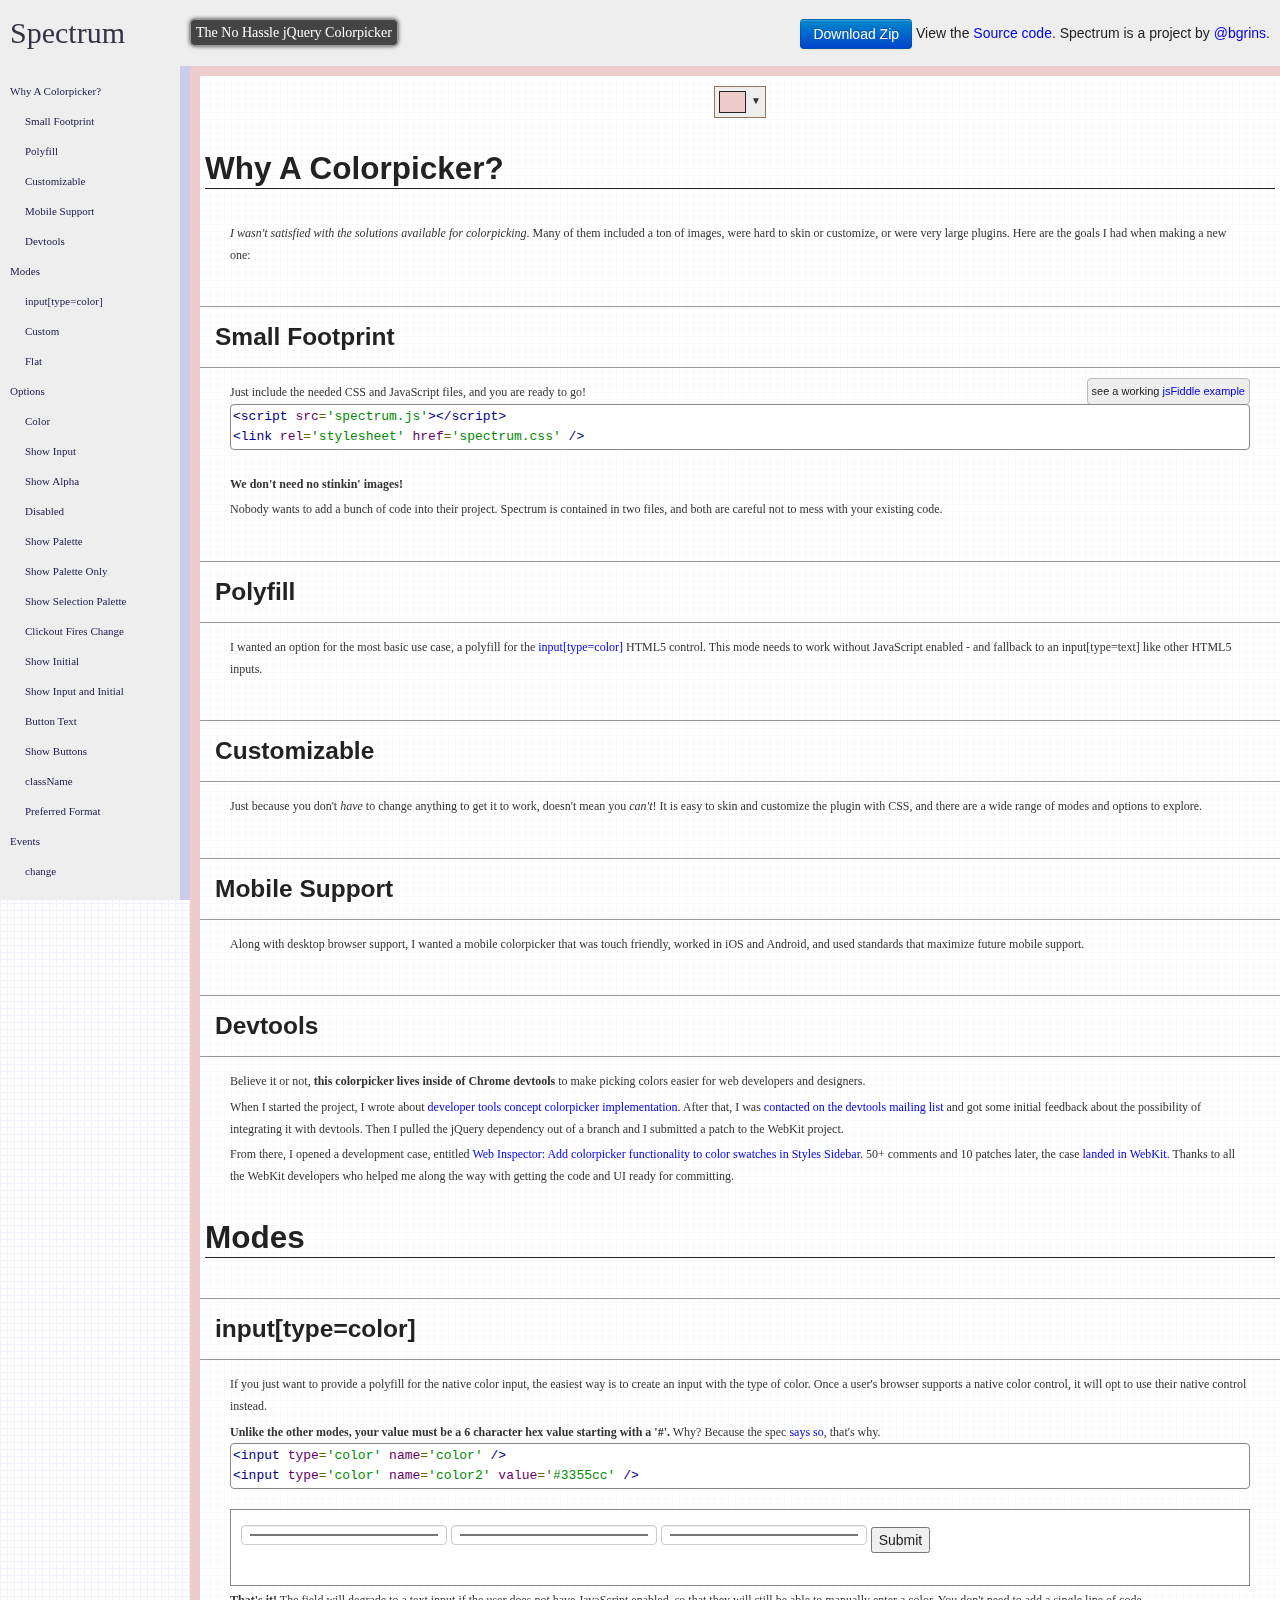
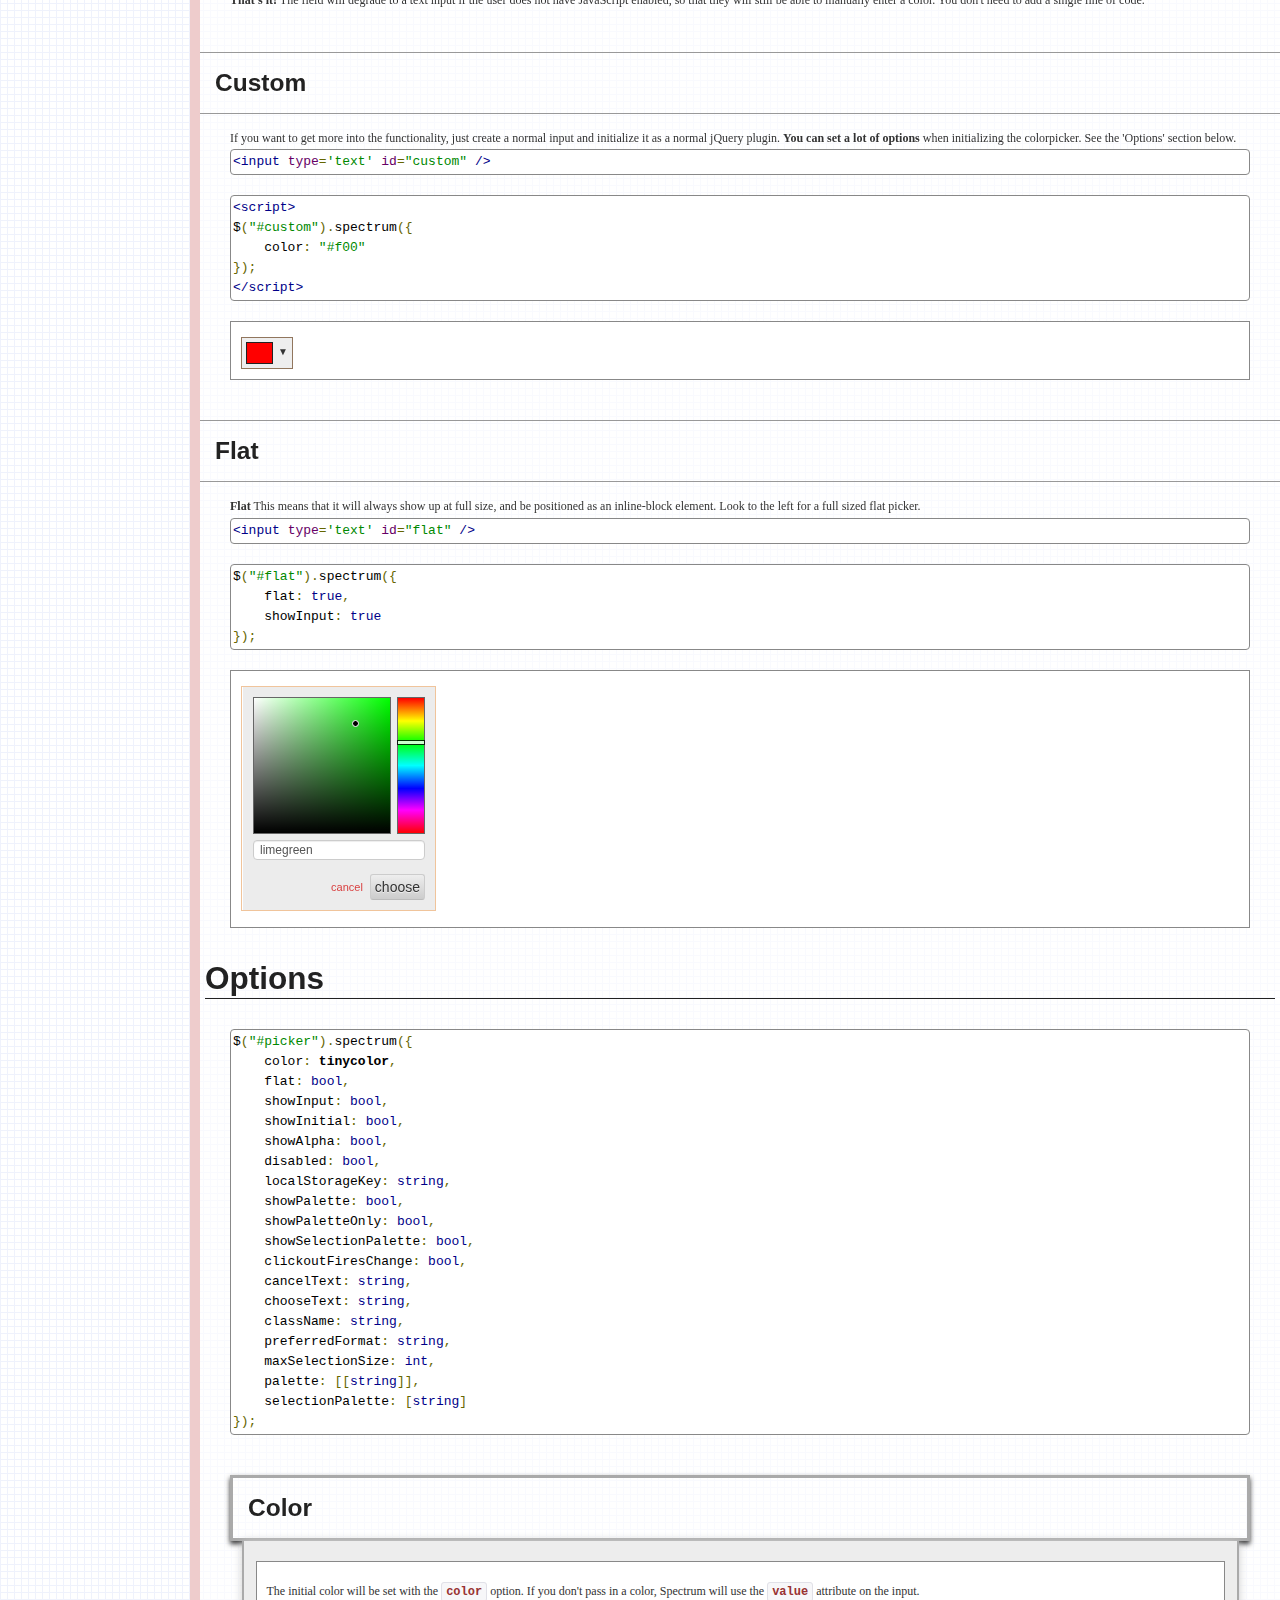
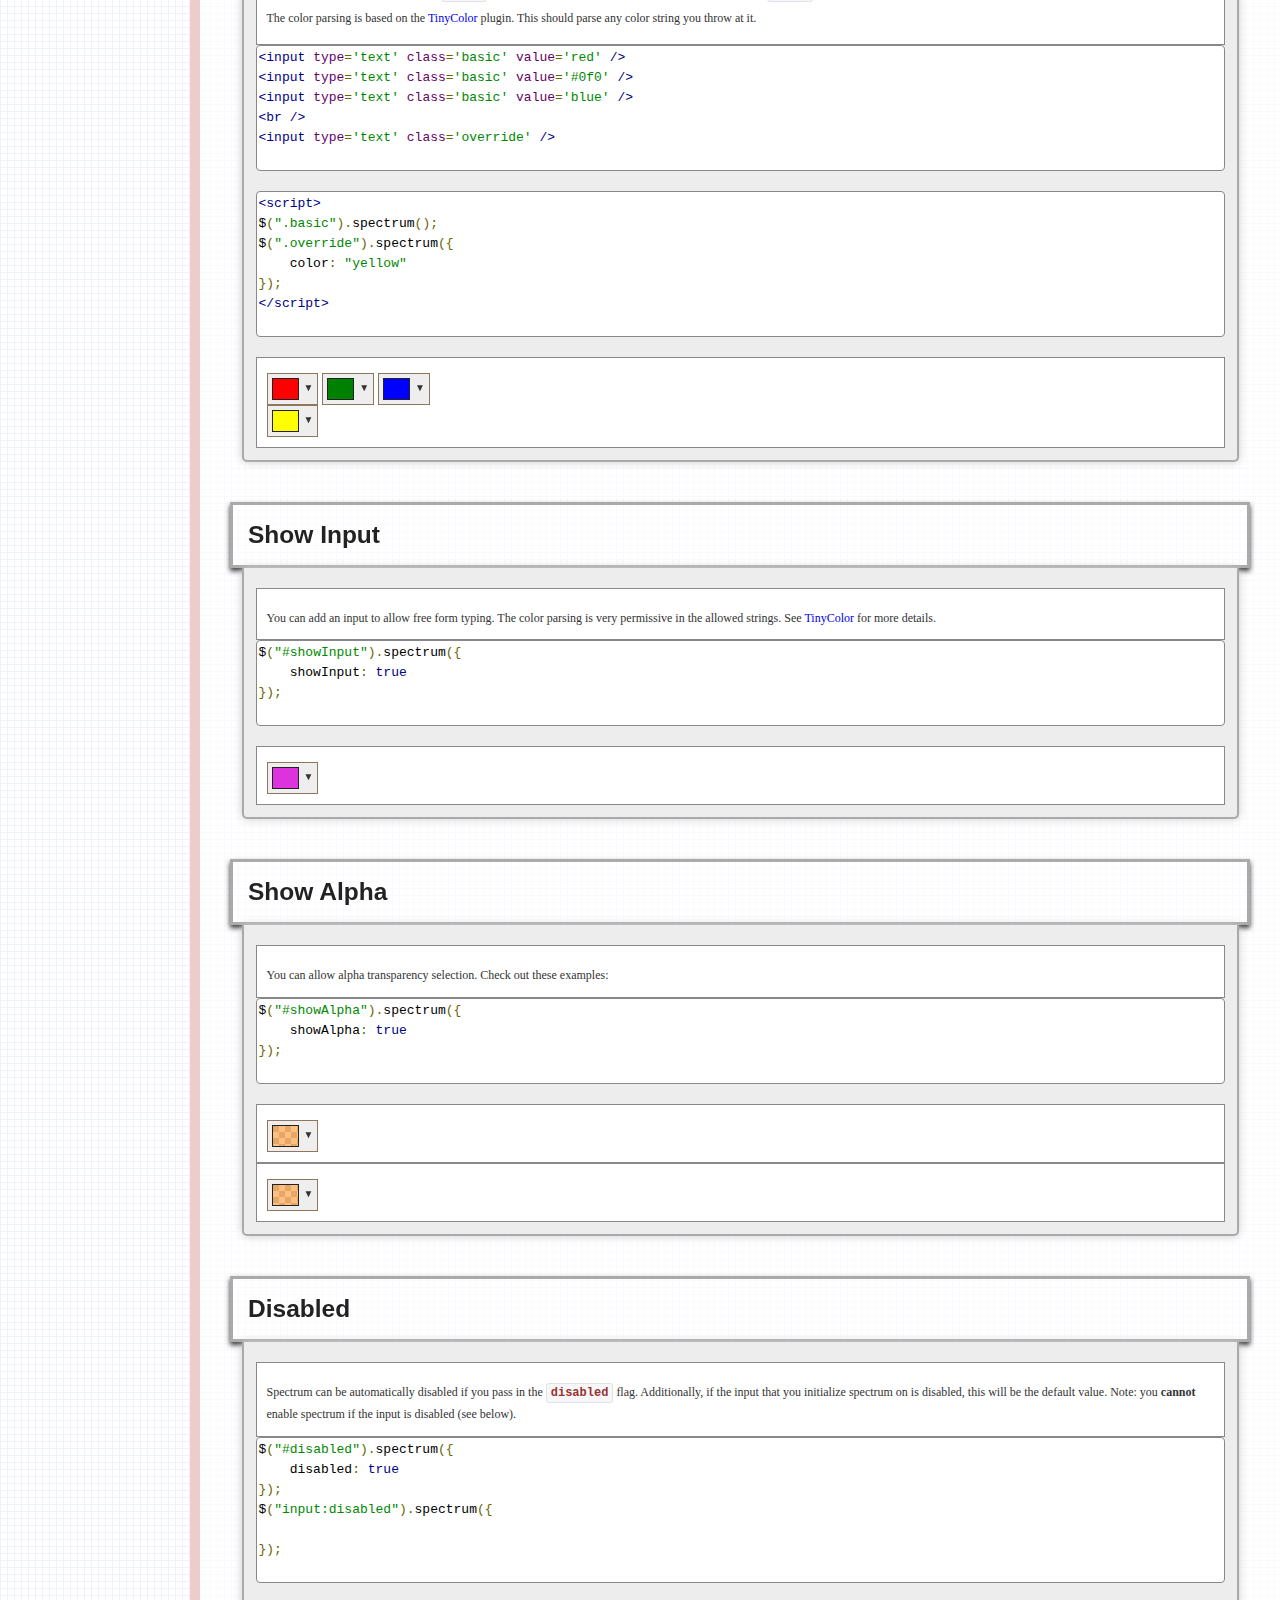
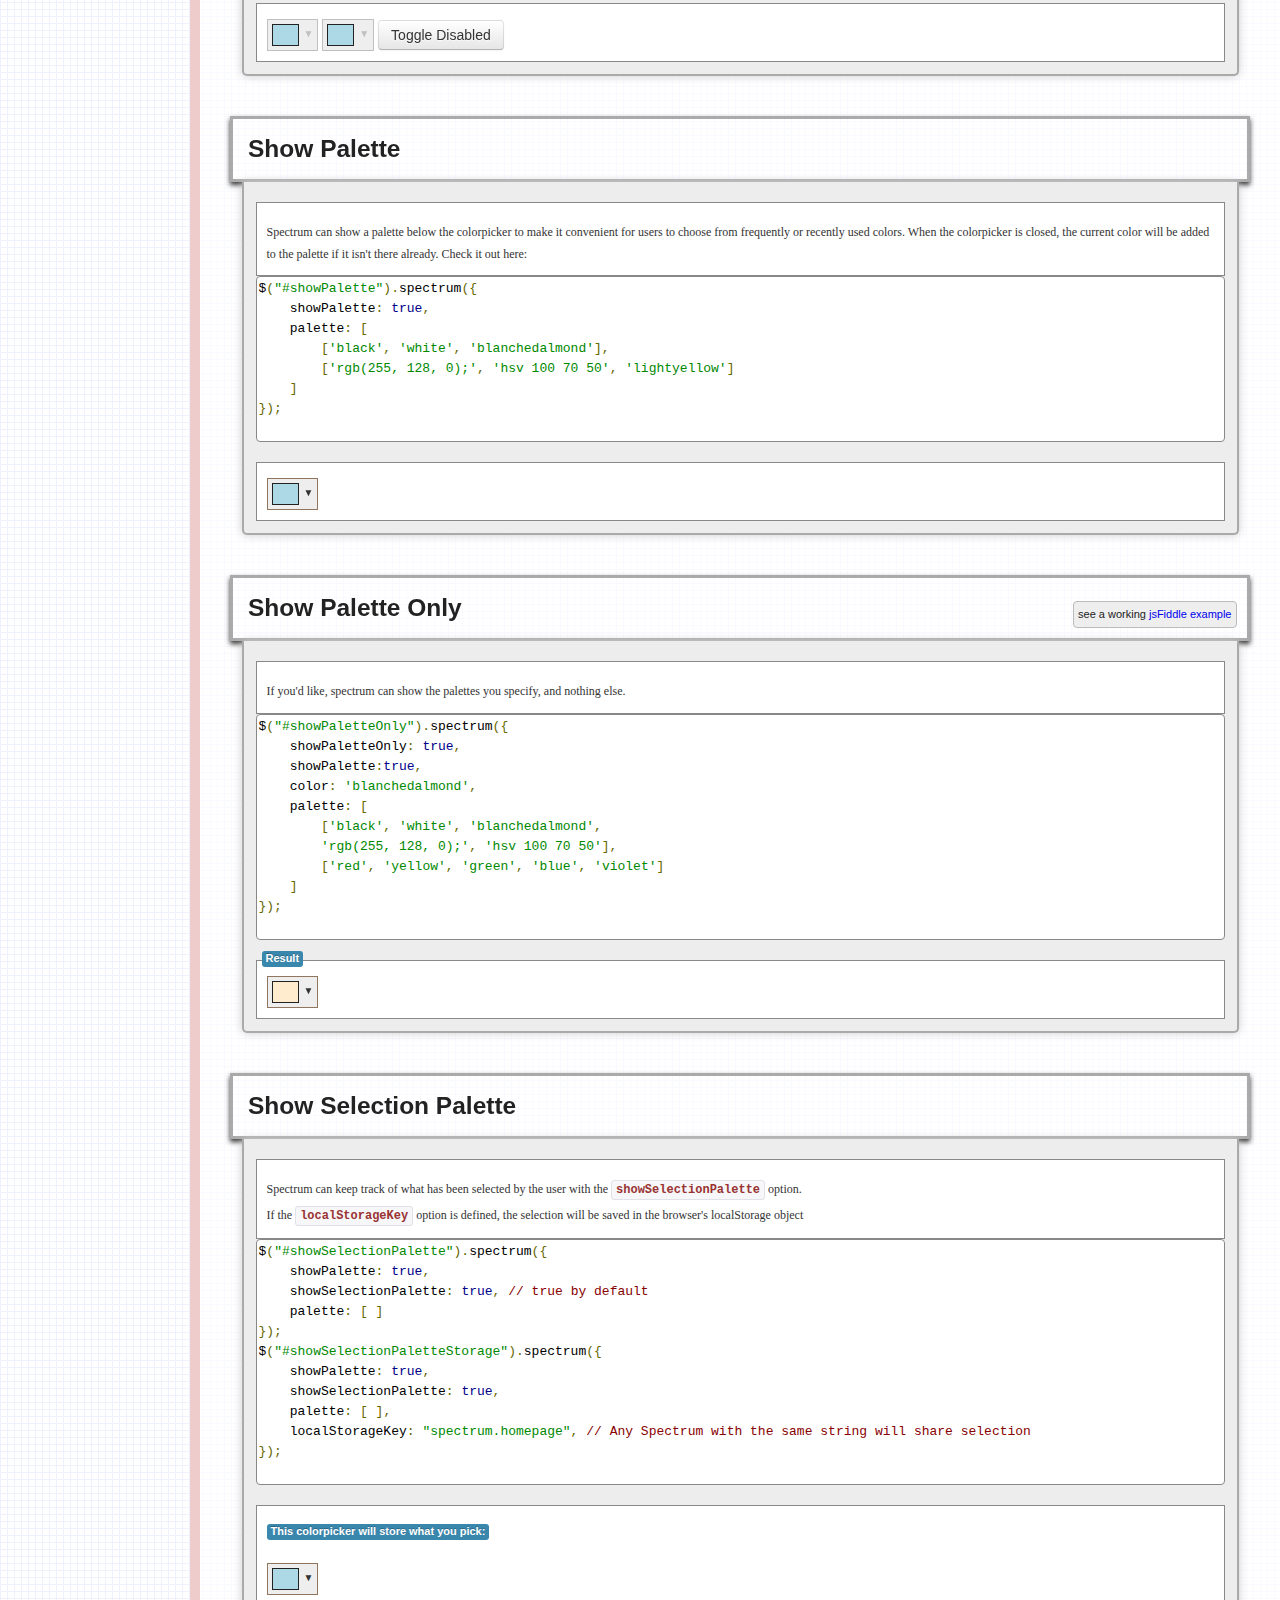
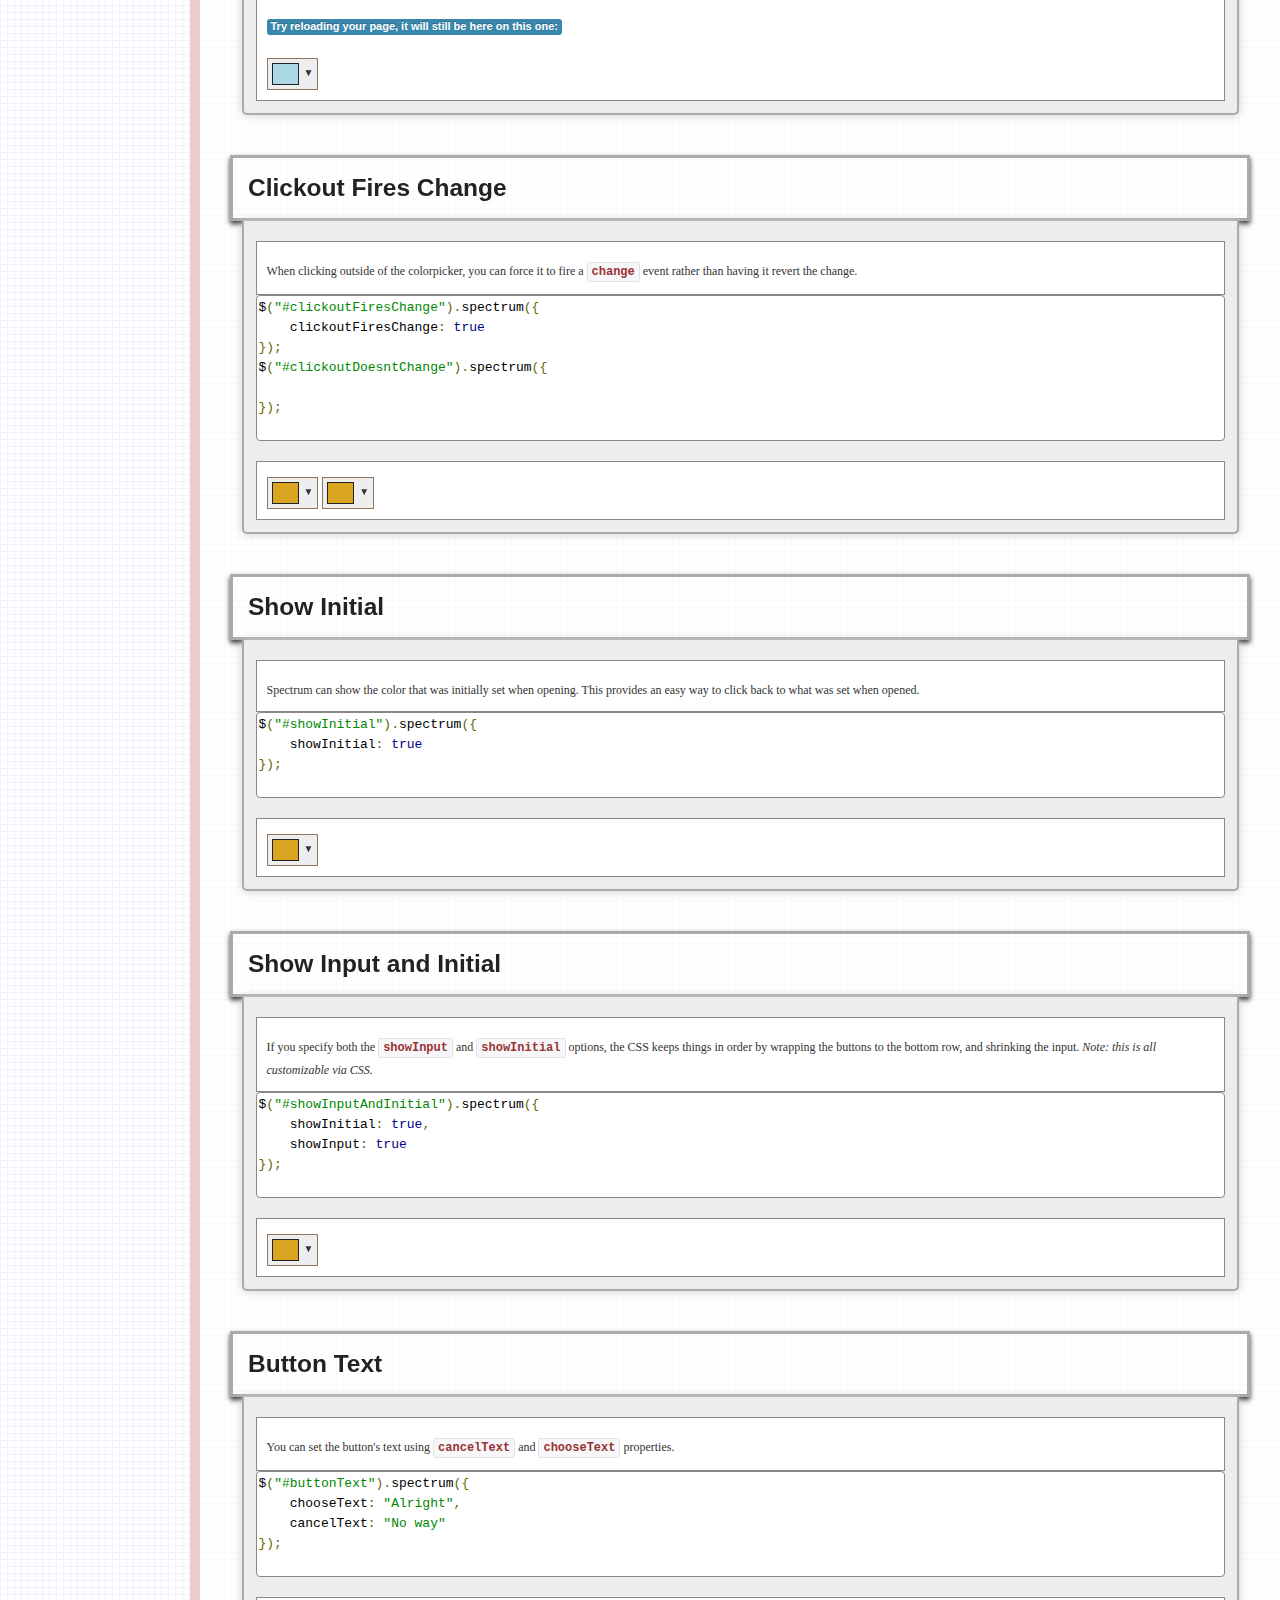
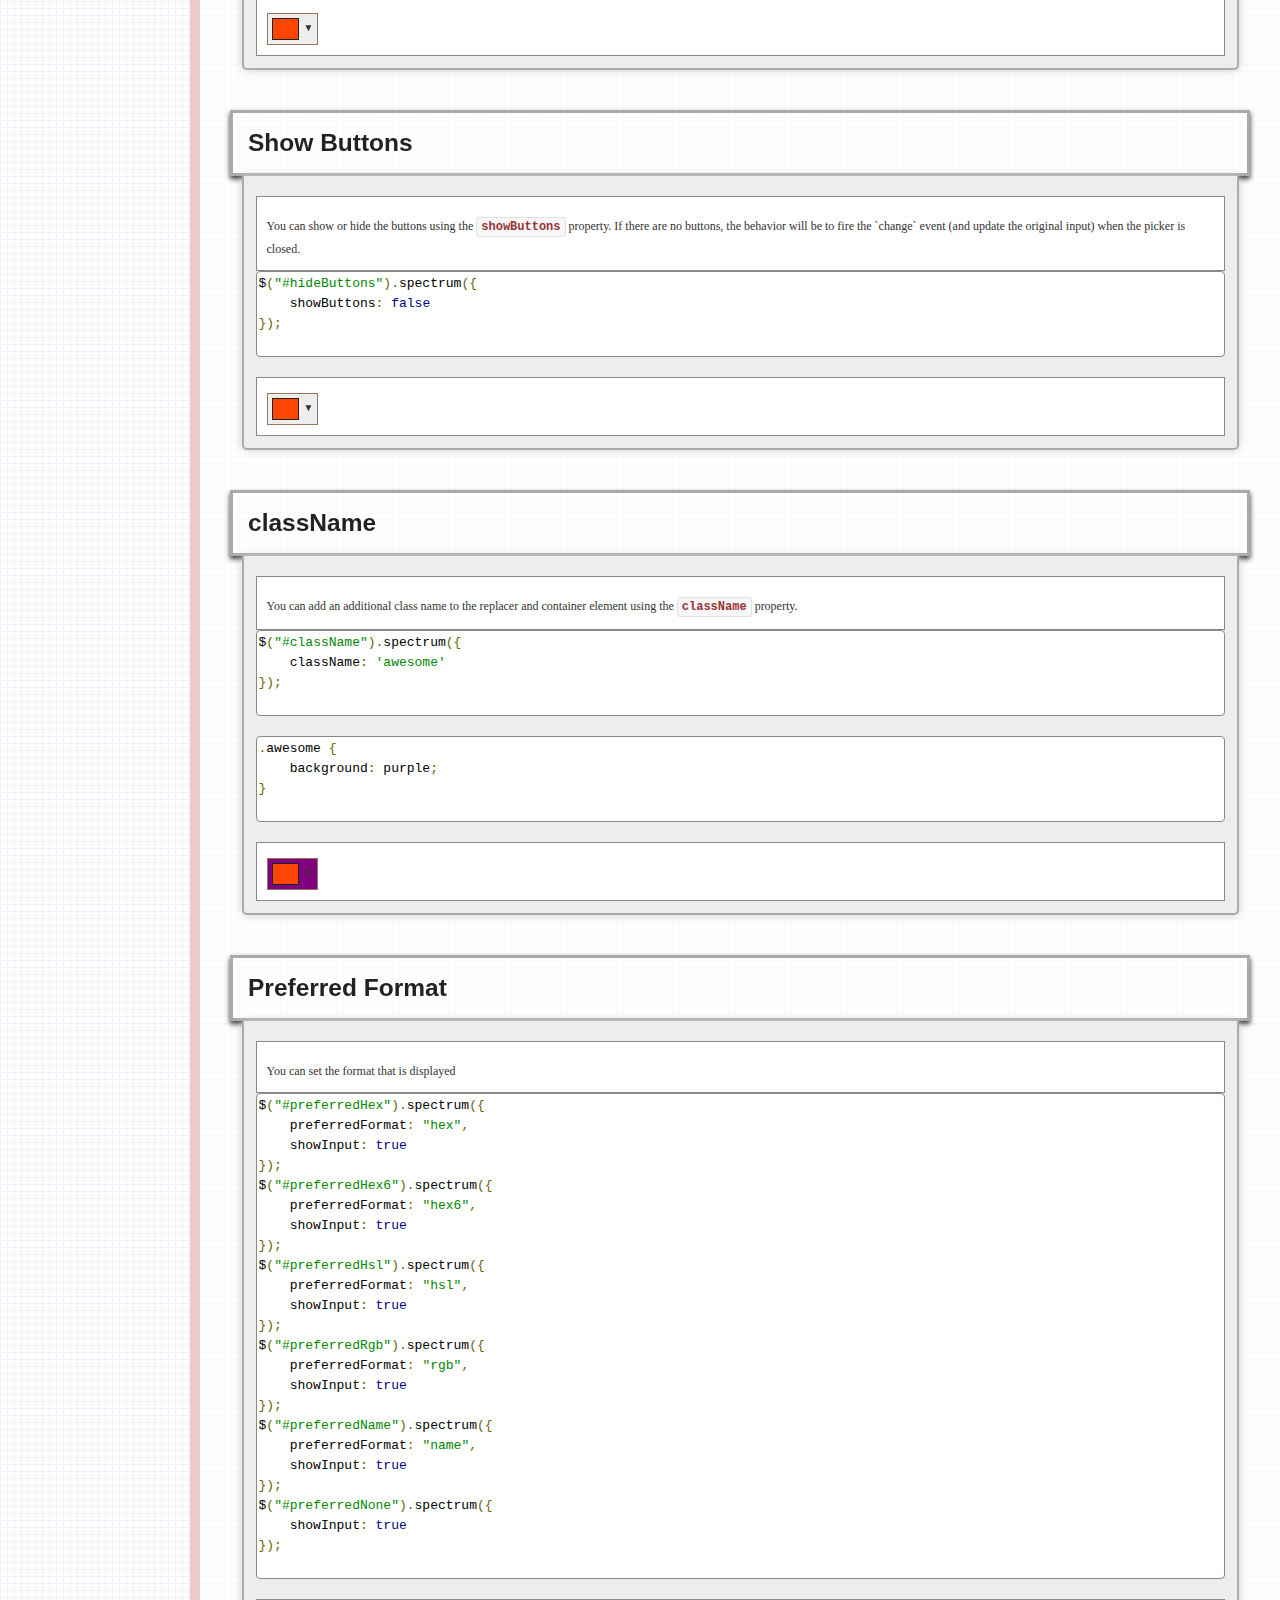
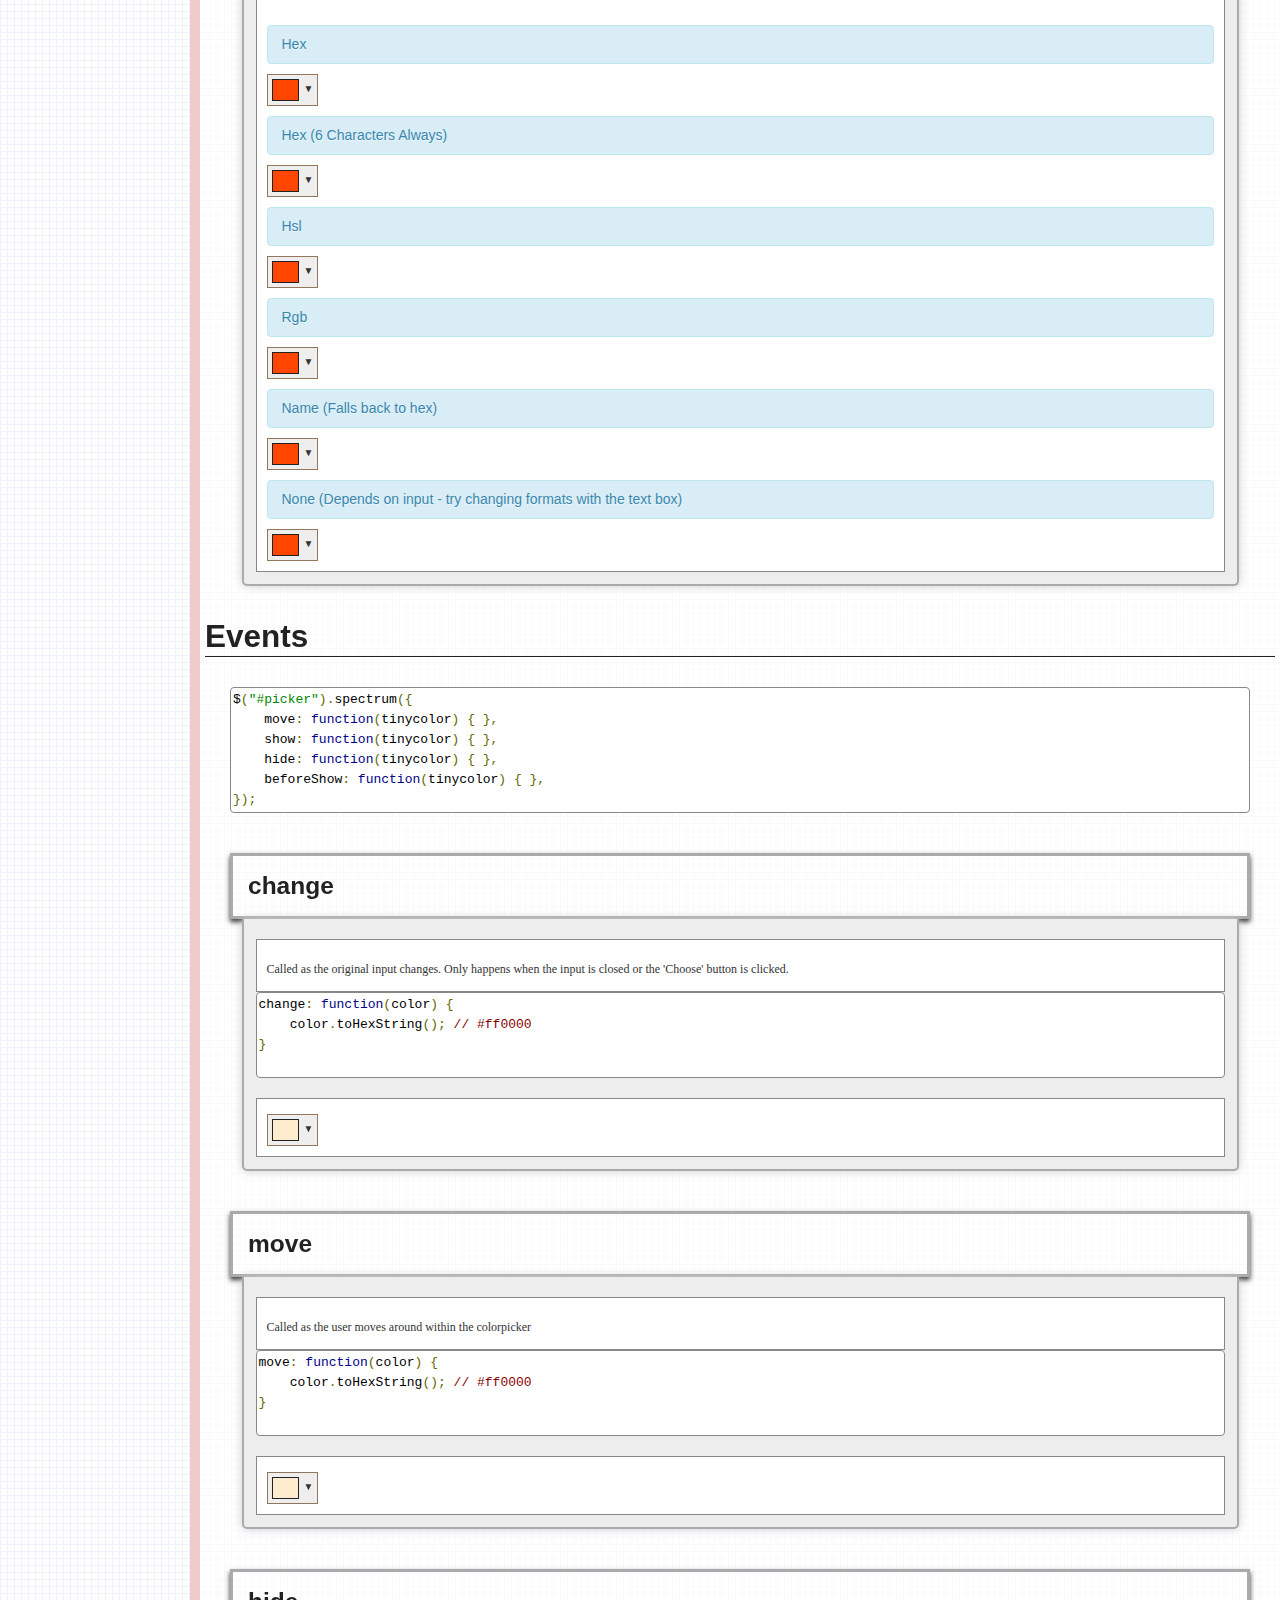
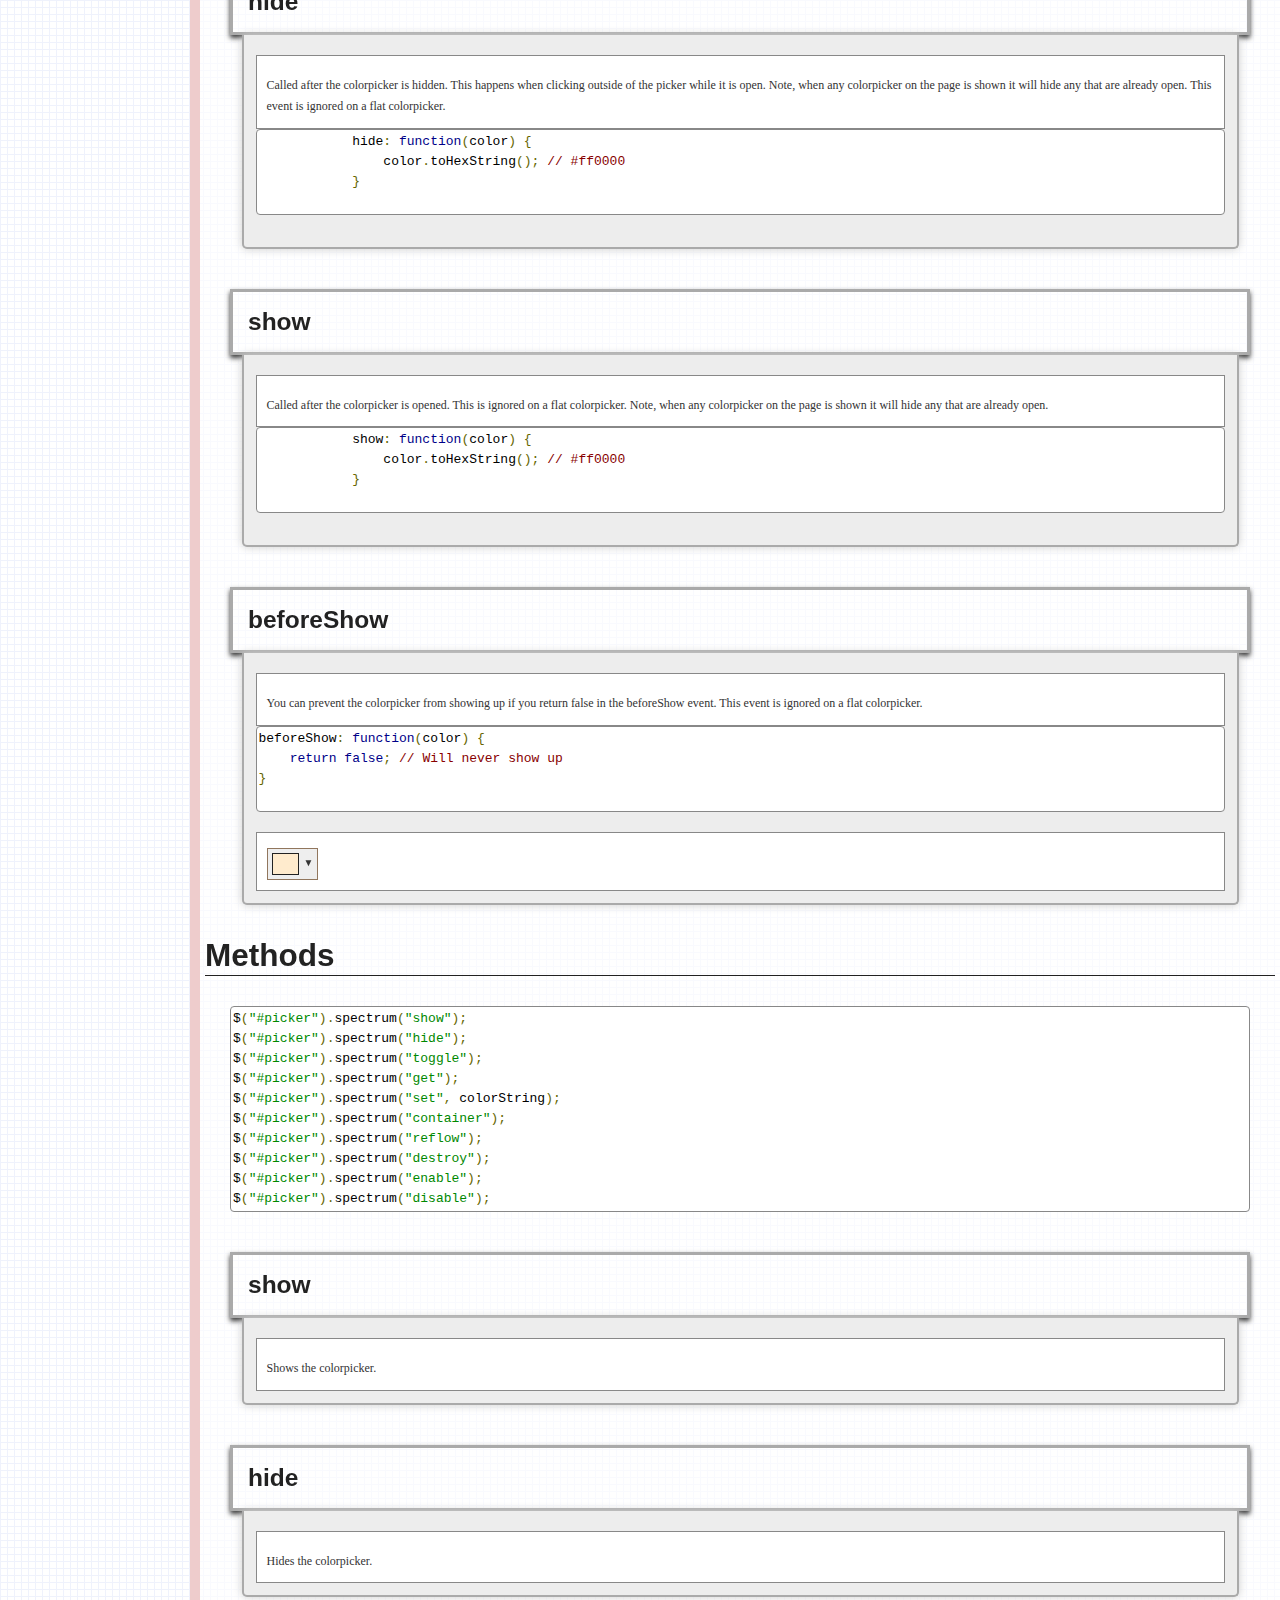
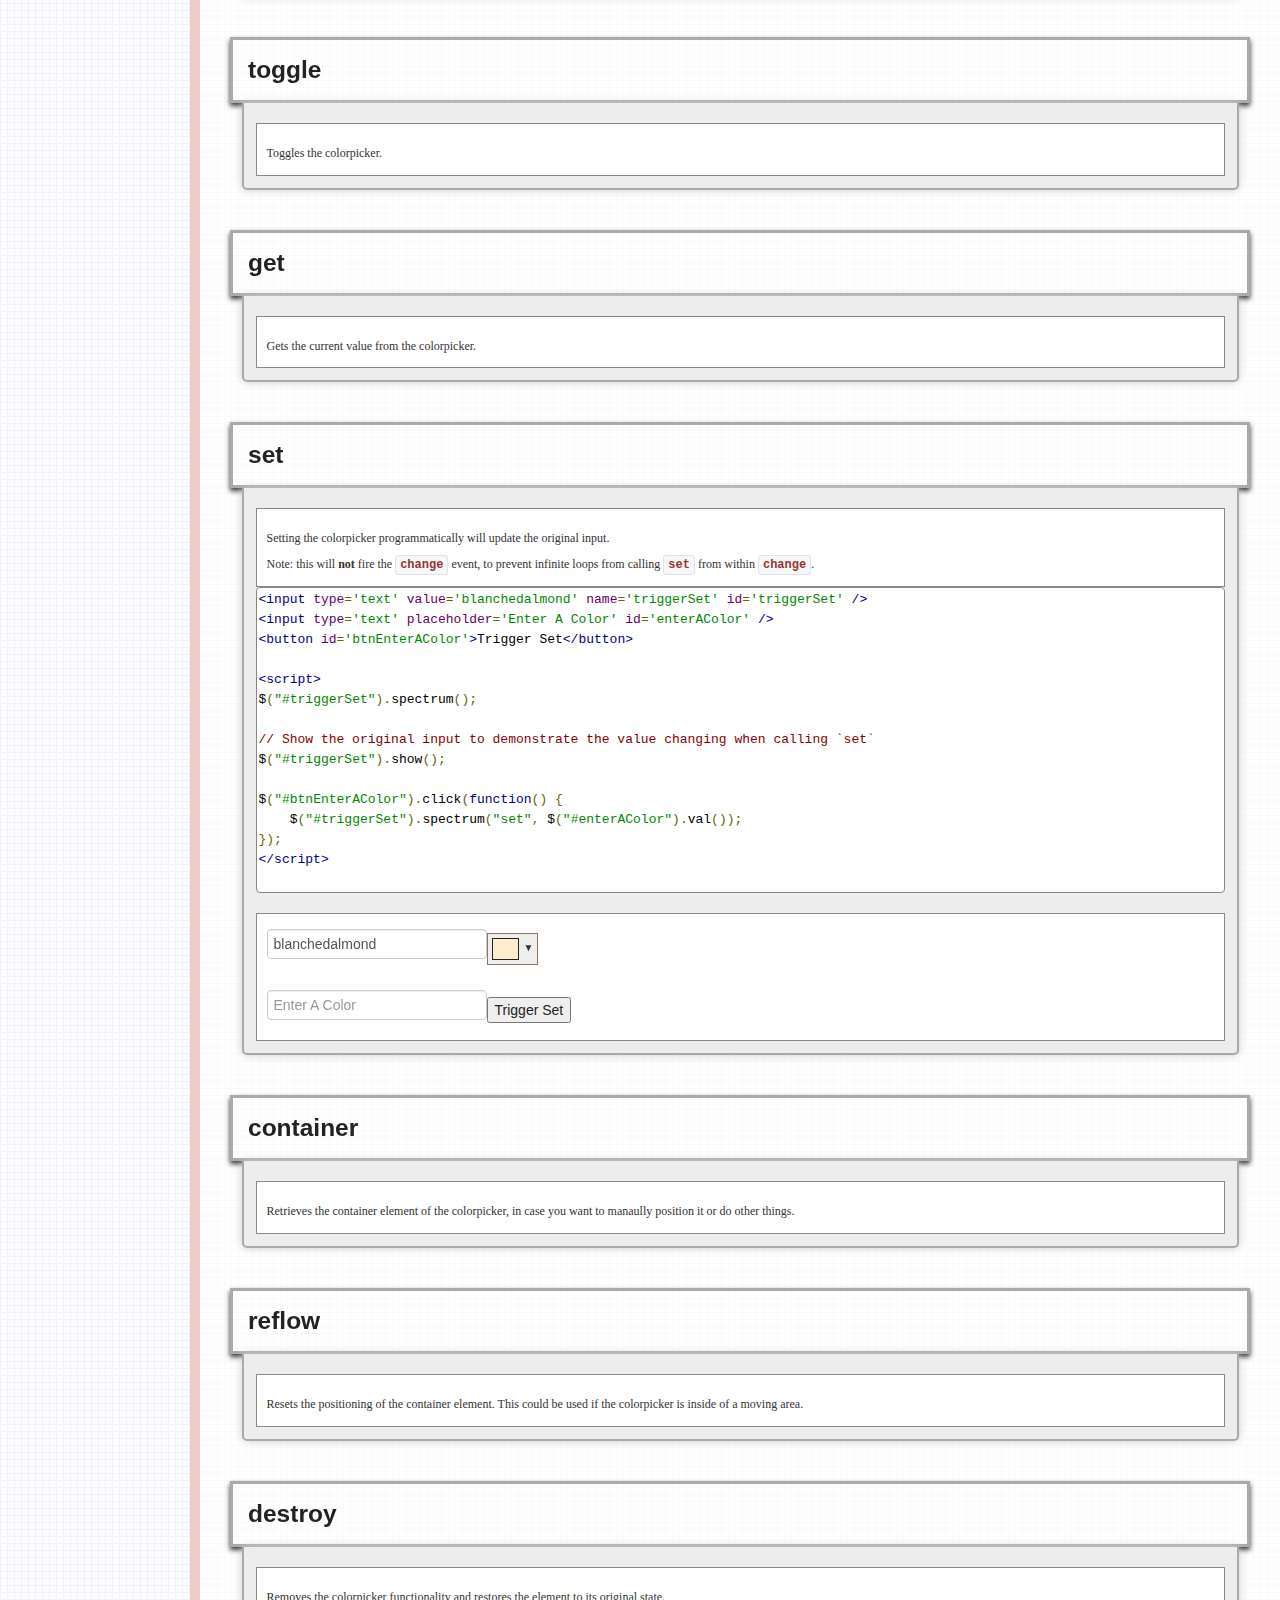
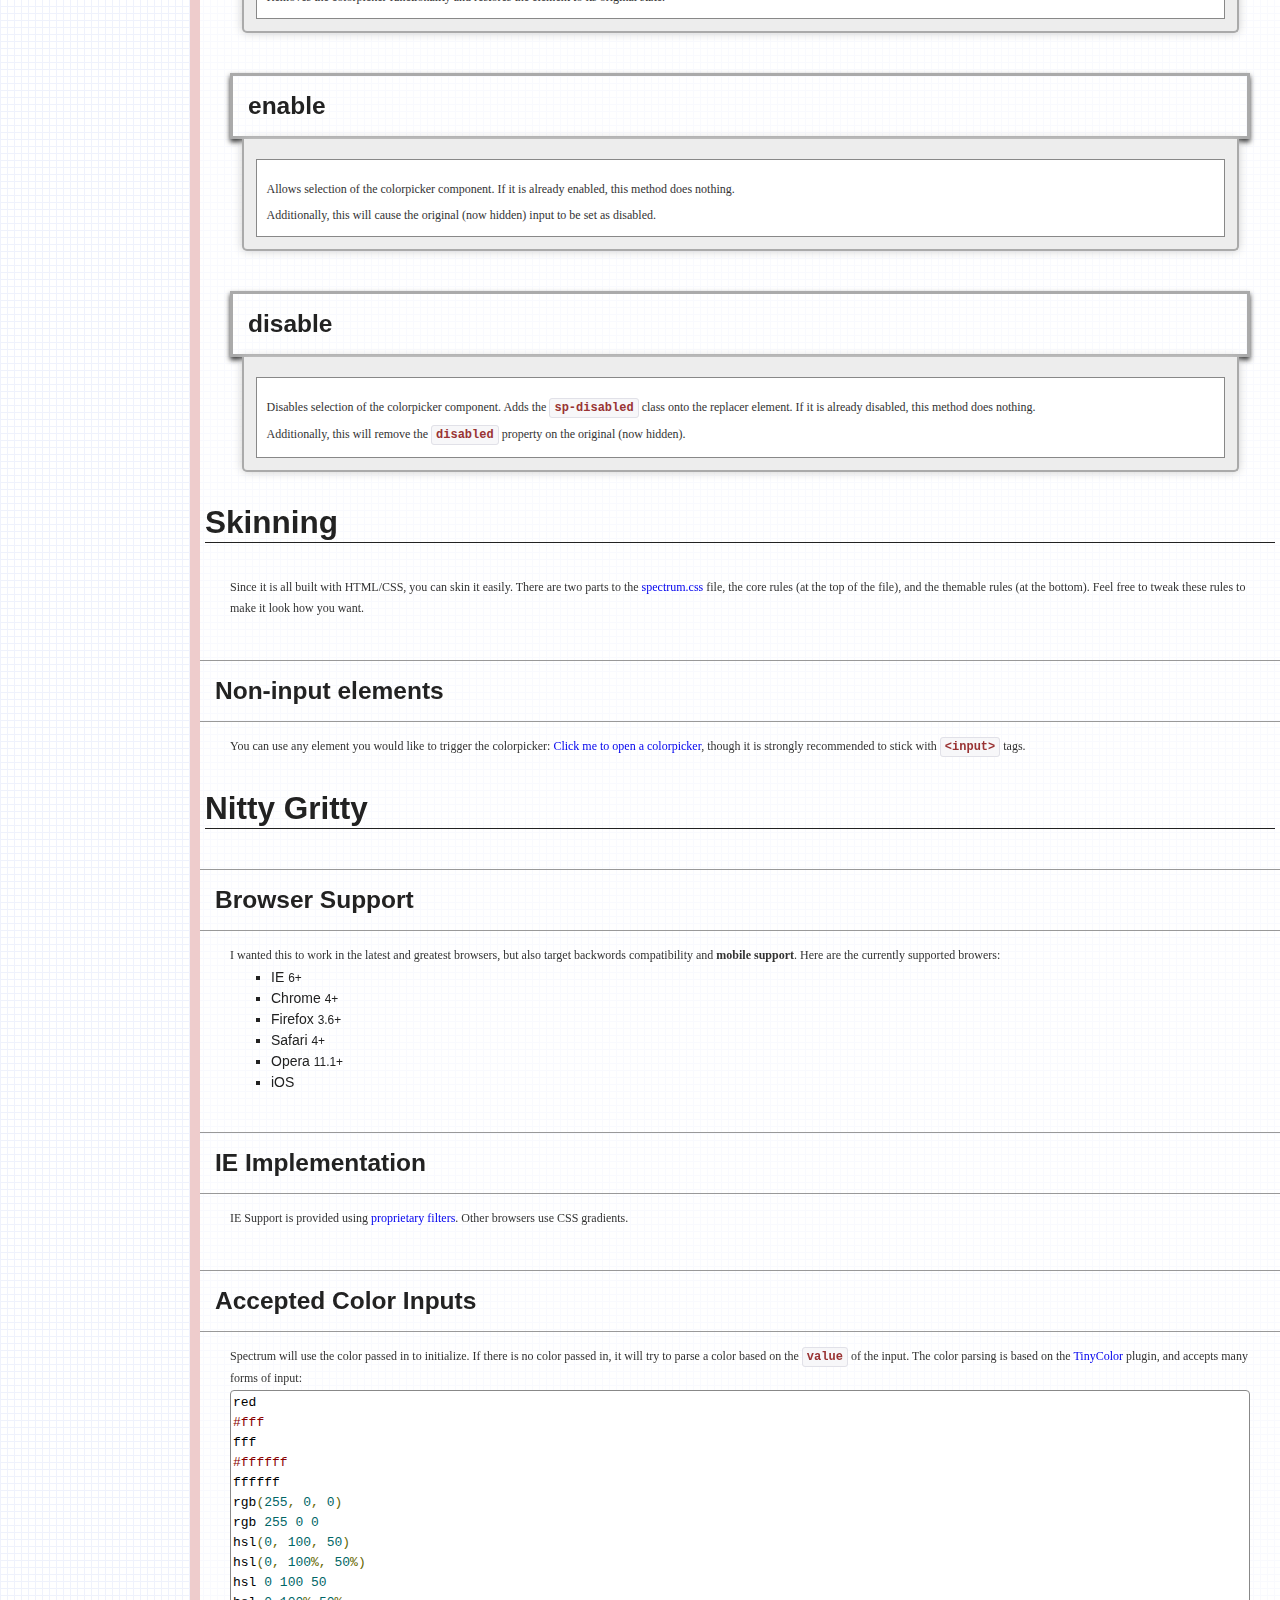
<file: formcraft/colorpicker/index.html>
<!doctype html>
<html>
<head>
    <meta http-equiv="content-type" content="text/html; charset=UTF-8">
    <title>Spectrum - The No Hassle jQuery Colorpicker</title>

    <meta name="description" content="Spectrum is a JavaScript colorpicker plugin using the jQuery framework.  It is highly customizable, but can also be used as a simple input type=color polyfill">
    <meta name="author" content="Brian Grinstead and Spectrum contributors">

    <link rel="stylesheet" type="text/css" href="spectrum.css">
    <link rel="stylesheet" type="text/css" href="docs/bootstrap.css">
    <link rel="stylesheet" type="text/css" href="docs/docs.css">
    <script type="text/javascript" src="docs/jquery-1.9.1.js"></script>
    <script type="text/javascript" src="spectrum.js"></script>
    <script type='text/javascript' src='docs/toc.js'></script>
    <script type='text/javascript' src='docs/docs.js'></script>
</head>
<body>
<div id='header'>
    <h1><a href='http://bgrins.github.com/spectrum'>Spectrum</a></h1> <h2><em>The No Hassle jQuery Colorpicker</em></h2>
    <div id='links'>
        <a href='http://github.com/bgrins/spectrum/zipball/1.1.1' class="btn btn-primary">Download Zip</a>
        View the <a href='http://github.com/bgrins/spectrum'>Source code</a>.
        Spectrum is a project by <a href='http://twitter.com/bgrins'>@bgrins</a>.
    </div>
    <br style='clear:both;' />
</div>

<div id='toc'></div>
<div id='toc-slider'></div>

<div id='docs'>
    <div id='docs-content'>

    <div id='switch-current'>
        <input type='text' name='color1' id='pick1' value='#ddddff' />
        <div id='switch-current-hsv' class='switch-current-output'></div>
        <div id='switch-current-rgb' class='switch-current-output'></div>
        <div id='switch-current-hex' class='switch-current-output'></div>
    </div>

    <div style='text-align:center;'>
    <input id="full" />
    </div>

<pre class='prettyprint hide' id='code-heading'>
&lt;input type='color' value='#f594d0' /&gt;
<input type='color' class='basic' value='#f594d0' />
</pre>

        <h2>Why A Colorpicker?</h2>
        <p><em>I wasn't satisfied with the solutions available for colorpicking</em>.
        Many of them included a ton of images, were hard to skin or customize, or were very large plugins.
        Here are the goals I had when making a new one:
        </p>

        <h3 class='point'>Small Footprint</h3>
        <div class='note'>see a working <a href='http://jsfiddle.net/bgrins/ctkY3/'>jsFiddle example</a></div>
        <p>Just include the needed CSS and JavaScript files, and you are ready to go!  </p>
<pre class='prettyprint' id='code-subheading'>
&lt;script src='<a href='http://bgrins.github.com/spectrum/spectrum.js' target="_blank">spectrum.js</a>'&gt;&lt;/script&gt;
&lt;link rel='stylesheet' href='<a href='http://bgrins.github.com/spectrum/spectrum.css' target="_blank">spectrum.css</a>' /&gt;
</pre>
        <p><strong>We don't need no stinkin' images!</strong></p>
        <p>Nobody wants to add a bunch of code into their project.  Spectrum is contained in two files, and both are careful not to mess with your existing code.</p>

        <h3 class='point'>Polyfill</h3>
        <p>I wanted an option for the most basic use case, a polyfill for the <a href='http://dev.w3.org/html5/markup/input.color.html'>input[type=color]</a> HTML5 control.
           This mode needs to work without JavaScript enabled - and fallback to an input[type=text] like other HTML5 inputs.
        </p>


        <h3 class='point'>Customizable</h3>
        <p>Just because you don't <em>have</em> to change anything to get it to work, doesn't mean you <em>can't</em>!
        It is easy to skin and customize the plugin with CSS, and there are a wide range of modes and options to explore.
        </p>

        <h3 class='point'>Mobile Support</h3>
        <p>Along with desktop browser support, I wanted a mobile colorpicker that was touch friendly, worked in iOS and Android, and used standards
            that maximize future mobile support.
        </p>

        <h3 class='point'>Devtools</h3>

        <p>
            Believe it or not, <strong>this colorpicker lives inside of Chrome devtools</strong> to make picking colors easier for web developers and designers.
        </p>

        <p>
            When I started the project, I wrote about <a href="http://www.briangrinstead.com/blog/chrome-developer-tools-colorpicker-concept">developer tools concept colorpicker implementation</a>.  After that, I was <a href="http://groups.google.com/group/google-chrome-developer-tools/browse_thread/thread/4dd1e853b8051727/4549a6f0788885d4">contacted on the devtools mailing list</a> and got some initial feedback about the possibility of integrating it with devtools.  Then I pulled the jQuery dependency out of a branch and I submitted a patch to the WebKit project.
        </p>

        <p>
            From there, I opened a development case, entitled <a href="https://bugs.webkit.org/show_bug.cgi?id=71262">Web Inspector: Add colorpicker functionality to color swatches in Styles Sidebar</a>.  50+ comments and 10 patches later, the case <a href="http://www.webkit.org/blog/1804/last-week-in-webkit-calculated-css-values-and-the-translate-attribute/">landed in WebKit</a>. Thanks to all the WebKit developers who helped me along the way with getting the code and UI ready for committing.
        </p>


        <h2>Modes</h2>
        <h3 class='point'>input[type=color]</h3>

    <p>
    If you just want to provide a polyfill for the native color input,
    the easiest way is to create an input with the type of color.
    Once a user's browser supports a native color control, it will opt to use their native control instead.
    </p>
    <p><strong>Unlike the other modes, your value must be a 6 character hex value starting with a '#'.</strong>  Why?  Because the spec <a href='http://dev.w3.org/html5/markup/input.color.html#input.color.attrs.value'>says so</a>, that's why.
    </p>

<pre class='prettyprint' id='code-subheading'>
&lt;input type='color' name='color' /&gt;
&lt;input type='color' name='color2' value='#3355cc' /&gt;
</pre>
    <div class='example'>
<form method="get">
    <input type='color' name='color' />
    <input type='color' name='color2' value='#3355cc' />
    <input type='color' name='color3' value='#000000' />
    <input type="submit" />
</form>
    </div>
    <p><strong>That's it!</strong>
    The field will degrade to a text input if the user does not have JavaScript enabled,
    so that they will still be able to manually enter a color.  You don't need to add a single line of code.
    </p>

        <h3 class='point'>Custom</h3>
    <p>If you want to get more into the functionality, just create a normal input and initialize it as a normal jQuery plugin.
    <strong>You can set a lot of options</strong> when initializing the colorpicker.
    See the 'Options' section below.
    </p>

<pre class='prettyprint'>
&lt;input type='text' id="custom" /&gt;
</pre>

<pre class='prettyprint'>
&lt;script&gt;
$("#custom").spectrum({
    color: "#f00"
});
&lt;/script&gt;
</pre>

        <div class='example'>
            <input type='text' id='custom' />
        </div>

        <h3 class='point'>Flat</h3>
        <p><strong>Flat</strong>
            This means that it will always show up at full size,
            and be positioned as an inline-block element.
            Look to the left for a full sized flat picker.
        </p>

<pre class='prettyprint'>
&lt;input type='text' id="flat" /&gt;
</pre>
<pre class='prettyprint'>
$("#flat").spectrum({
    flat: true,
    showInput: true
});
</pre>

        <div class='example'>
            <input type='text' id='flat' value="limegreen" />
        </div>


        <h2>Options</h2>
<pre class='prettyprint'>
$("#picker").spectrum({
    color: <strong>tinycolor</strong>,
    flat: bool,
    showInput: bool,
    showInitial: bool,
    showAlpha: bool,
    disabled: bool,
    localStorageKey: string,
    showPalette: bool,
    showPaletteOnly: bool,
    showSelectionPalette: bool,
    clickoutFiresChange: bool,
    cancelText: string,
    chooseText: string,
    className: string,
    preferredFormat: string,
    maxSelectionSize: int,
    palette: [[string]],
    selectionPalette: [string]
});
</pre>


        <h3>Color</h3>
        <div class='option-content'>
            <div class='description'>
                <p>
                The initial color will be set with the <code>color</code> option.
                If you don't pass in a color, Spectrum will use the <code>value</code> attribute on the input.
                </p>
                <p>
                The color parsing is based on the <a href='https://github.com/bgrins/TinyColor'>TinyColor</a> plugin.
                This should parse any color string you throw at it.</p>
                </p>
            </div>

            <pre class='prettyprint'>
&lt;input type='text' class='basic' value='red' /&gt;
&lt;input type='text' class='basic' value='#0f0' /&gt;
&lt;input type='text' class='basic' value='blue' /&gt;
&lt;br /&gt;
&lt;input type='text' class='override' /&gt;
            </pre>

            <pre class='prettyprint'>
&lt;script&gt;
$(".basic").spectrum();
$(".override").spectrum({
    color: "yellow"
});
&lt;/script&gt;
            </pre>
            <div class='example'>
                <input type='text' class='basic' value='red' />
                <input type='text' class='basic' value='green' />
                <input type='text' class='basic' value='blue' />
                <br />
                <input type='text' class='override' />
            </div>
        </div>

        <h3>Show Input</h3>
        <div class='option-content'>
            <div class='description'>
                <p>You can add an input to allow free form typing.  The color parsing is very permissive in the allowed strings.  See <a href='https://github.com/bgrins/TinyColor'>TinyColor</a> for more details.
            </div>
            <pre class='prettyprint'>
$("#showInput").spectrum({
    showInput: true
});
            </pre>
            <div class='example'>
                <input type='text' name='showInput' id='showInput' />
            </div>
        </div>

        <h3>Show Alpha</h3>
        <div class='option-content'>
            <div class='description'>
                <p>You can allow alpha transparency selection.  Check out these examples: </p>
            </div>
            <pre class='prettyprint'>
$("#showAlpha").spectrum({
    showAlpha: true
});
            </pre>
            <div class='example'>
                <input type='text' name='showAlpha' id='showAlpha' />
            </div>
            <div class='example'>
                <input type='text' name='showAlphaWithInput' id='showAlphaWithInput' />
            </div>
        </div>

        <h3>Disabled</h3>
        <div class='option-content'>
            <div class='description'>
            <p>Spectrum can be automatically disabled if you pass in the <code>disabled</code> flag.  Additionally, if the input that you initialize spectrum on is disabled, this will be the default value.  Note: you <strong>cannot</strong> enable spectrum if the input is disabled (see below).</p>
            </div>
            <pre class='prettyprint'>
$("#disabled").spectrum({
    disabled: true
});
$("input:disabled").spectrum({

});
            </pre>
            <div class='example'>
                    <input type='text' name='disabled' id='disabled' value='lightblue' />
                    <input type='text' disabled value='lightblue' />
                    <button id='toggle-disabled' class='btn'>Toggle Disabled</button>
            </div>
        </div>

        <h3>Show Palette</h3>
        <div class='option-content'>
            <div class='description'>
            <p>Spectrum can show a palette below the colorpicker to make it convenient for users to choose from frequently or recently used colors.  When the colorpicker is closed, the current color will be added to the palette if it isn't there already.  Check it out here: </p>
            </div>
            <pre class='prettyprint'>
$("#showPalette").spectrum({
    showPalette: true,
    palette: [
        ['black', 'white', 'blanchedalmond'],
        ['rgb(255, 128, 0);', 'hsv 100 70 50', 'lightyellow']
    ]
});
            </pre>
            <div class='example'>
                    <input type='text' name='showPalette' id='showPalette' value='lightblue' />
            </div>
        </div>

        <h3>Show Palette Only</h3>
        <div class='option-content'>
            <div class='note'>see a working <a href='http://jsfiddle.net/bgrins/S45tW/'>jsFiddle example</a></div>
            <div class='description'>
            <p>If you'd like, spectrum can show the palettes you specify, and nothing else.</p>
            </div>

            <pre class='prettyprint'>
$("#showPaletteOnly").spectrum({
    showPaletteOnly: true,
    showPalette:true,
    color: 'blanchedalmond',
    palette: [
        ['black', 'white', 'blanchedalmond',
        'rgb(255, 128, 0);', 'hsv 100 70 50'],
        ['red', 'yellow', 'green', 'blue', 'violet']
    ]
});
            </pre>
            <div class='example'>
            <span class='label label-result'>
            Result
            </span>
                <input type='text' name='showPaletteOnly' id='showPaletteOnly'  />
            </div>
        </div>

        <h3>Show Selection Palette</h3>
        <div class='option-content'>
            <div class='description'>
                <p>Spectrum can keep track of what has been selected by the user with the <code>showSelectionPalette</code> option.</p>
                <p>If the <code>localStorageKey</code> option is defined, the selection will be saved in the browser's localStorage object</p>
            </div>

            <pre class='prettyprint'>
$("#showSelectionPalette").spectrum({
    showPalette: true,
    showSelectionPalette: true, // true by default
    palette: [ ]
});
$("#showSelectionPaletteStorage").spectrum({
    showPalette: true,
    showSelectionPalette: true,
    palette: [ ],
    localStorageKey: "spectrum.homepage", // Any Spectrum with the same string will share selection
});
            </pre>

            <div class='example'>
                    <span class='label label-info'>This colorpicker will store what you pick:</span><br /><br />
                    <input type='text' name='showSelectionPalette' id='showSelectionPalette' value='lightblue' /><br /><br />
                    <span class='label label-info'>Try reloading your page, it will still be here on this one:</span><br /><br />
                    <input type='text' name='showSelectionPaletteStorage' id='showSelectionPaletteStorage' value='lightblue' />
            </div>
        </div>

        <h3>Clickout Fires Change</h3>
        <div class='option-content'>
            <div class='description'>
                <p>
                When clicking outside of the colorpicker, you can force it to fire a <code>change</code> event rather than having it revert the change.
                </p>
            </div>

            <pre class='prettyprint'>
$("#clickoutFiresChange").spectrum({
    clickoutFiresChange: true
});
$("#clickoutDoesntChange").spectrum({

});
            </pre>

            <div class='example'>
                    <input type='text' name='clickoutFiresChange' id='clickoutFiresChange' value='goldenrod' />
                    <input type='text' name='clickoutDoesntFireChange' id='clickoutDoesntFireChange' value='goldenrod' />
            </div>
        </div>

        <h3>Show Initial</h3>
        <div class='option-content'>
            <div class='description'>
                <p>
                Spectrum can show the color that was initially set when opening.
                This provides an easy way to click back to what was set when opened.
                </p>
            </div>

            <pre class='prettyprint'>
$("#showInitial").spectrum({
    showInitial: true
});
            </pre>

            <div class='example'>
                    <input type='text' name='showInitial' id='showInitial' value='goldenrod' />
            </div>
        </div>

        <h3>Show Input and Initial</h3>
        <div class='option-content'>
            <div class='description'>
                <p>If you specify both the <code>showInput</code> and <code>showInitial</code> options, the CSS keeps things in order by wrapping the buttons to the bottom row, and shrinking the input.   <em>Note: this is all customizable via CSS.</em></p>
            </div>
            <pre class='prettyprint'>
$("#showInputAndInitial").spectrum({
    showInitial: true,
    showInput: true
});
            </pre>

            <div class='example'>
                    <input type='text' name='showInputAndInitial' id='showInputAndInitial' value='goldenrod' />
            </div>
        </div>
        <h3>Button Text</h3>
        <div class='option-content'>
            <div class='description'>
                <p>You can set the button's text using <code>cancelText</code> and <code>chooseText</code> properties.</p>
            </div>

            <pre class='prettyprint'>
$("#buttonText").spectrum({
    chooseText: "Alright",
    cancelText: "No way"
});
            </pre>

            <div class='example'>
                    <input type='text' name='buttonText' id='buttonText' value='orangered' />
            </div>
        </div>

        <h3>Show Buttons</h3>
        <div class='option-content'>
            <div class='description'>
                <p>
                You can show or hide the buttons using the <code>showButtons</code> property.
                If there are no buttons, the behavior will be to fire the `change` event (and update the original input) when the picker is closed.
                </p>
            </div>

            <pre class='prettyprint'>
$("#hideButtons").spectrum({
    showButtons: false
});
            </pre>

            <div class='example'>
                    <input type='text' name='hideButtons' id='hideButtons' value='orangered' />
            </div>
        </div>

        <h3>className</h3>
        <div class='option-content'>
            <div class='description'>
                <p>
                You can add an additional class name to the replacer and container element using the <code>className</code> property.
                </p>
            </div>

            <pre class='prettyprint'>
$("#className").spectrum({
    className: 'awesome'
});
            </pre>
            <pre class='prettyprint'>
.awesome {
    background: purple;
}
            </pre>
            <style type='text/css'>
.awesome {
    background: purple;
}
            </style>

            <div class='example'>
                    <input type='text' name='className' id='className' value='orangered' />
            </div>
        </div>

        <h3>Preferred Format</h3>
        <div class='option-content'>
            <div class='description'>
                <p>You can set the format that is displayed</p>
            </div>

            <pre class='prettyprint'>
$("#preferredHex").spectrum({
    preferredFormat: "hex",
    showInput: true
});
$("#preferredHex6").spectrum({
    preferredFormat: "hex6",
    showInput: true
});
$("#preferredHsl").spectrum({
    preferredFormat: "hsl",
    showInput: true
});
$("#preferredRgb").spectrum({
    preferredFormat: "rgb",
    showInput: true
});
$("#preferredName").spectrum({
    preferredFormat: "name",
    showInput: true
});
$("#preferredNone").spectrum({
    showInput: true
});
            </pre>
            <div class='example'>
                    <div class='alert alert-info'>Hex</div>
                    <input type='text' name='preferredHex' id='preferredHex' value='orangered' />
                    <div class='alert alert-info'>Hex (6 Characters Always)</div>
                    <input type='text' name='preferredHex6' id='preferredHex6' value='orangered' />
                    <div class='alert alert-info'>Hsl</div>
                    <input type='text' name='preferredHsl' id='preferredHsl' value='orangered' />
                    <div class='alert alert-info'>Rgb</div>
                    <input type='text' name='preferredRgb' id='preferredRgb' value='orangered' />
                    <div class='alert alert-info'>Name (Falls back to hex)</div>
                    <input type='text' name='preferredName' id='preferredName' value='orangered' />
                    <div class='alert alert-info'>None (Depends on input - try changing formats with the text box)</div>
                    <input type='text' name='preferredNone' id='preferredNone' value='orangered' />
            </div>
        </div>

        <h2>Events</h2>

<pre class='prettyprint'>
$("#picker").spectrum({
    move: function(tinycolor) { },
    show: function(tinycolor) { },
    hide: function(tinycolor) { },
    beforeShow: function(tinycolor) { },
});
</pre>

        <h3>change</h3>
        <div class='option-content'>
            <div class='description'>
                <p>Called as the original input changes.  Only happens when the input is closed or the 'Choose' button is clicked.</p>
            </div>

            <pre class='prettyprint'>
change: function(color) {
    color.toHexString(); // #ff0000
}
            </pre>

            <div class='example'>
                <input type='text' value='blanchedalmond' name='changeOnMoveNo' id='changeOnMoveNo' />
                <em id='changeOnMoveNoLabel' class='em-label'></em>
            </div>
        </div>

        <h3>move</h3>

        <div class='option-content'>
            <div class='description'>
                <p>Called as the user moves around within the colorpicker</p>
            </div>

            <pre class='prettyprint'>
move: function(color) {
    color.toHexString(); // #ff0000
}
            </pre>

            <div class='example'>
                <input type='text' value='blanchedalmond' name='changeOnMove' id='changeOnMove' />
                <em id='changeOnMoveLabel'  class='em-label'></em>
            </div>
        </div>

        <h3>hide</h3>

        <div class='option-content'>
            <div class='description'>

                <p>
                Called after the colorpicker is hidden.
                This happens when clicking outside of the picker while it is open.
                Note, when any colorpicker on the page is shown it will hide any that are already open.
                This event is ignored on a flat colorpicker.
                </p>
            </div>

            <pre class='prettyprint'>
            hide: function(color) {
                color.toHexString(); // #ff0000
            }
            </pre>
        </div>

        <h3>show</h3>

        <div class='option-content'>
            <div class='description'>
                <p>
                Called after the colorpicker is opened.
                This is ignored on a flat colorpicker.
                Note, when any colorpicker on the page is shown it will hide any that are already open.
                </p>
            </div>

            <pre class='prettyprint'>
            show: function(color) {
                color.toHexString(); // #ff0000
            }
            </pre>
        </div>

        <h3>beforeShow</h3>

        <div class='option-content'>
            <div class='description'>
                <p>
                You can prevent the colorpicker from showing up if you return false in the beforeShow event.
                This event is ignored on a flat colorpicker.
                </p>
            </div>

            <pre class='prettyprint'>
beforeShow: function(color) {
    return false; // Will never show up
}
            </pre>

            <div class='example'>
                <input type='text' value='blanchedalmond' name='beforeShow' id='beforeShow' />
            </div>
        </div>

        <h2>Methods</h2>
<pre class='prettyprint'>
$("#picker").spectrum("show");
$("#picker").spectrum("hide");
$("#picker").spectrum("toggle");
$("#picker").spectrum("get");
$("#picker").spectrum("set", colorString);
$("#picker").spectrum("container");
$("#picker").spectrum("reflow");
$("#picker").spectrum("destroy");
$("#picker").spectrum("enable");
$("#picker").spectrum("disable");
</pre>


        <h3>show</h3>

        <div class='option-content'>
            <div class='description'>
                <p>
                Shows the colorpicker.
                </p>
            </div>
        </div>

        <h3>hide</h3>

        <div class='option-content'>
            <div class='description'>
                <p>
                Hides the colorpicker.
                </p>
            </div>
        </div>

        <h3>toggle</h3>

        <div class='option-content'>
            <div class='description'>
                <p>
                Toggles the colorpicker.
                </p>
            </div>
        </div>

        <h3>get</h3>

        <div class='option-content'>
            <div class='description'>
                <p>
                Gets the current value from the colorpicker.
                </p>
            </div>
        </div>

        <h3>set</h3>

        <div class='option-content'>
            <div class='description'>
                <p>
                Setting the colorpicker programmatically will update the original input.
                </p>
                <p>
                Note: this will <strong>not</strong> fire the <code>change</code> event,
                to prevent infinite loops from calling <code>set</code> from within <code>change</code>.
                </p>
            </div>

            <pre class='prettyprint'>
&lt;input type='text' value='blanchedalmond' name='triggerSet' id='triggerSet' /&gt;
&lt;input type='text' placeholder='Enter A Color' id='enterAColor' /&gt;
&lt;button id='btnEnterAColor'&gt;Trigger Set&lt;/button&gt;

&lt;script&gt;
$("#triggerSet").spectrum();

// Show the original input to demonstrate the value changing when calling `set`
$("#triggerSet").show();

$("#btnEnterAColor").click(function() {
    $("#triggerSet").spectrum("set", $("#enterAColor").val());
});
&lt;/script&gt;
            </pre>

            <div class='example'>
                <input type='text' value='blanchedalmond' name='triggerSet' id='triggerSet' /><br /><br />
                <input type='text' placeholder='Enter A Color' id='enterAColor' /><button id='btnEnterAColor'>Trigger Set</button>
            </div>
        </div>

        <h3>container</h3>

        <div class='option-content'>
            <div class='description'>
                <p>
                Retrieves the container element of the colorpicker, in case you want to manaully position it or do other things.
                </p>
            </div>
        </div>

        <h3>reflow</h3>

        <div class='option-content'>
            <div class='description'>
                <p>
                Resets the positioning of the container element.  This could be used if the colorpicker is inside of a moving area.
                </p>
            </div>
        </div>

        <h3>destroy</h3>

        <div class='option-content'>
            <div class='description'>
                <p>
                Removes the colorpicker functionality and restores the element to its original state.
                </p>
            </div>
        </div>

        <h3>enable</h3>

        <div class='option-content'>
            <div class='description'>
                <p>
                Allows selection of the colorpicker component.  If it is already enabled, this method does nothing.
                </p>
                <p>
                Additionally, this will cause the original (now hidden) input to be set as disabled.
                </p>
            </div>
        </div>

        <h3>disable</h3>

        <div class='option-content'>
            <div class='description'>
                <p>
                Disables selection of the colorpicker component.  Adds the <code>sp-disabled</code> class onto the replacer element.  If it is already disabled, this method does nothing.
                </p>
                <p>
                Additionally, this will remove the <code>disabled</code> property on the original (now hidden).
                </p>
            </div>
        </div>


        <h2>Skinning</h2>

        <p>Since it is all built with HTML/CSS, you can skin it easily.  There are two parts to the <a href='https://github.com/bgrins/spectrum/blob/master/spectrum.css'>spectrum.css</a> file, the core rules (at the top of the file), and the themable rules (at the bottom).  Feel free to tweak these rules to make it look how you want.</p>

        <h3 class='point'>Non-input elements</h3>
        <p>
            You can use any element you would like to trigger the colorpicker: <a href='#' id='openWithLink'>Click me to open a colorpicker</a>, though it is strongly recommended to stick with <code>&lt;input&gt;</code> tags.
        </p>

        <h2>Nitty Gritty</h2>

        <h3 class='point'>Browser Support</h3>
        <p>I wanted this to work in the latest and greatest browsers, but also target backwords compatibility and <strong>mobile support</strong>.
        Here are the currently supported browers:
        <ul>
            <li>IE <small>6+</small></li>
            <li>Chrome <small>4+</small></li>
            <li>Firefox <small>3.6+</small></li>
            <li>Safari <small>4+</small></li>
            <li>Opera <small>11.1+</small></li>
            <li>iOS</li>
        </ul>

        <h3 class='point'>IE Implementation</h3>
        <p>
        IE Support is provided using
        <a href='http://msdn.microsoft.com/en-us/library/ms532997(v=vs.85).aspx'>proprietary filters</a>.
        Other browsers use CSS gradients.
        </p>


        <h3 class='point'>Accepted Color Inputs</h3>
        <p>Spectrum will use the color passed in to initialize.  If there is no color passed in,
        it will try to parse a color based on the <code>value</code> of the input.  The color parsing is based on the <a href='https://github.com/bgrins/TinyColor'>TinyColor</a> plugin, and accepts many forms of input:</p>
<pre class='prettyprint'>
red
#fff
fff
#ffffff
ffffff
rgb(255, 0, 0)
rgb 255 0 0
hsl(0, 100, 50)
hsl(0, 100%, 50%)
hsl 0 100 50
hsl 0 100% 50%
hsv(0, 100%, 100%)
hsv(0, 100, 100)
hsv 0 100% 100%
hsv 0 100 100
</pre>
        <p>It also provides the following forms of output:</p>
<pre class='prettyprint'>
var t = $("#element").spectrum("get");
t.toHex()       // "ff0000"
t.toHexString() // "#ff0000"
t.toRgb()       // {"r":255,"g":0,"b":0}
t.toRgbString() // "rgb(255, 0, 0)"
t.toHsv()       // {"h":0,"s":1,"v":1}
t.toHsvString() // "hsv(0, 100%, 100%)"
t.toHsl()       // {"h":0,"s":1,"l":0.5}
t.toHslString() // "hsl(0, 100%, 50%)"
t.toName()      // "red"
</pre>


    <div class='footer'>
        <h2>Share</h2>
        <p>
        If you've made it this far, please share one of these links to help others find this project!
        <br />
        <a href='http://bgrins.github.com/spectrum'>JavaScript Colorpicker</a> |
        <a href='http://bgrins.github.com/spectrum'>jQuery Colorpicker</a> |
        <a href='http://bgrins.github.com/spectrum'>Mobile Colorpicker</a> |
        <a href='http://bgrins.github.com/spectrum'>Spectrum colorpicker</a>
        </p>
        <p>
        If you want to let me (<a href='http://twitter.com/bgrins'>@bgrins</a>) know you are using it, send me a link where it can be seen or add it to the <a href='https://github.com/bgrins/spectrum/wiki/Sites-Using-Spectrum'>list of projects using Spectrum</a>!
        </p>
    </div>

    </div>

</div>

<script type="text/javascript" src="docs/prettify.js"></script>
<script type="text/javascript">

  var _gaq = _gaq || [];
  _gaq.push(['_setAccount', 'UA-8259845-4']);
  _gaq.push(['_trackPageview']);

  (function() {
    var ga = document.createElement('script'); ga.type = 'text/javascript'; ga.async = true;
    ga.src = ('https:' == document.location.protocol ? 'https://ssl' : 'http://www') + '.google-analytics.com/ga.js';
    var s = document.getElementsByTagName('script')[0]; s.parentNode.insertBefore(ga, s);
  })();

</script>
</body>
</html>
</file>
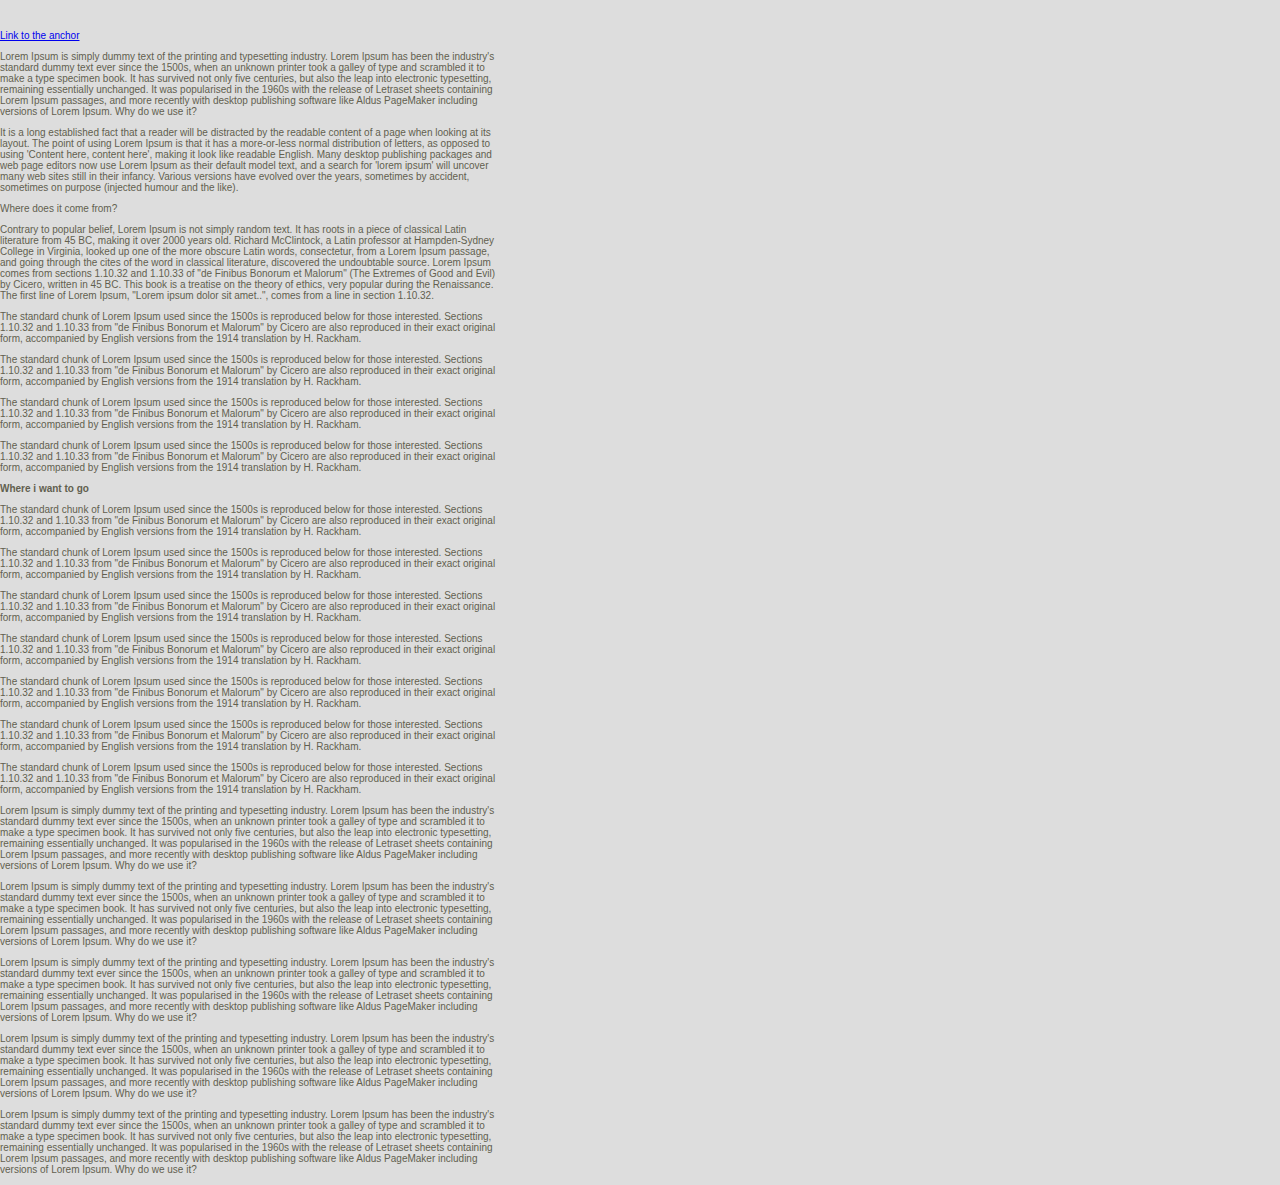
<file: formcraft/slider/index.html>
<!DOCTYPE html PUBLIC "-//W3C//DTD XHTML 1.0 Transitional//EN"
"http://www.w3.org/TR/xhtml1/DTD/xhtml1-transitional.dtd">

<html xmlns="http://www.w3.org/1999/xhtml" lang="en">
<head><title>Anchor animation</title>

<meta http-equiv="Content-Type" content="text/html;charset=utf-8" />

<script src="js/jquery.js" type="text/javascript"></script>
<script src="js/jquery.anchor.js" type="text/javascript"></script>
<style>

body {
	font: 62.5% verdana, Sans-Serif;
	color: #625f4f;
	background:#ddd;
	margin:0; padding:30px 0 0 0;
}

#wrap {
	float:left;
	width:500px;
}



</style>		
</head>
<body>
	

<div id="wrap">
	<a href="#myAnchor" rel="" id="anchor1" class="anchorLink">Link to the anchor</a>
	<p>Lorem Ipsum is simply dummy text of the printing and typesetting industry. Lorem Ipsum has been the industry's standard dummy text ever since the 1500s, when an unknown printer took a galley of type and scrambled it to make a type specimen book. It has survived not only five centuries, but also the leap into electronic typesetting, remaining essentially unchanged. It was popularised in the 1960s with the release of Letraset sheets containing Lorem Ipsum passages, and more recently with desktop publishing software like Aldus PageMaker including versions of Lorem Ipsum.
	Why do we use it?</p>

<p>It is a long established fact that a reader will be distracted by the readable content of a page when looking at its layout. The point of using Lorem Ipsum is that it has a more-or-less normal distribution of letters, as opposed to using 'Content here, content here', making it look like readable English. Many desktop publishing packages and web page editors now use Lorem Ipsum as their default model text, and a search for 'lorem ipsum' will uncover many web sites still in their infancy. Various versions have evolved over the years, sometimes by accident, sometimes on purpose (injected humour and the like).</p>
 
<p>Where does it come from?</p>

<p>Contrary to popular belief, Lorem Ipsum is not simply random text. It has roots in a piece of classical Latin literature from 45 BC, making it over 2000 years old. Richard McClintock, a Latin professor at Hampden-Sydney College in Virginia, looked up one of the more obscure Latin words, consectetur, from a Lorem Ipsum passage, and going through the cites of the word in classical literature, discovered the undoubtable source. Lorem Ipsum comes from sections 1.10.32 and 1.10.33 of "de Finibus Bonorum et Malorum" (The Extremes of Good and Evil) by Cicero, written in 45 BC. This book is a treatise on the theory of ethics, very popular during the Renaissance. The first line of Lorem Ipsum, "Lorem ipsum dolor sit amet..", comes from a line in section 1.10.32.</p>

<p>The standard chunk of Lorem Ipsum used since the 1500s is reproduced below for those interested. Sections 1.10.32 and 1.10.33 from "de Finibus Bonorum et Malorum" by Cicero are also reproduced in their exact original form, accompanied by English versions from the 1914 translation by H. Rackham.</p>
	
<p>The standard chunk of Lorem Ipsum used since the 1500s is reproduced below for those interested. Sections 1.10.32 and 1.10.33 from "de Finibus Bonorum et Malorum" by Cicero are also reproduced in their exact original form, accompanied by English versions from the 1914 translation by H. Rackham.</p>

<p>The standard chunk of Lorem Ipsum used since the 1500s is reproduced below for those interested. Sections 1.10.32 and 1.10.33 from "de Finibus Bonorum et Malorum" by Cicero are also reproduced in their exact original form, accompanied by English versions from the 1914 translation by H. Rackham.</p>


<p>The standard chunk of Lorem Ipsum used since the 1500s is reproduced below for those interested. Sections 1.10.32 and 1.10.33 from "de Finibus Bonorum et Malorum" by Cicero are also reproduced in their exact original form, accompanied by English versions from the 1914 translation by H. Rackham.</p>

<a name="myAnchor" id="myAnchor"><strong>Where i want to go</strong></a>
<p>The standard chunk of Lorem Ipsum used since the 1500s is reproduced below for those interested. Sections 1.10.32 and 1.10.33 from "de Finibus Bonorum et Malorum" by Cicero are also reproduced in their exact original form, accompanied by English versions from the 1914 translation by H. Rackham.</p><p>The standard chunk of Lorem Ipsum used since the 1500s is reproduced below for those interested. Sections 1.10.32 and 1.10.33 from "de Finibus Bonorum et Malorum" by Cicero are also reproduced in their exact original form, accompanied by English versions from the 1914 translation by H. Rackham.</p>	
	
	<p>The standard chunk of Lorem Ipsum used since the 1500s is reproduced below for those interested. Sections 1.10.32 and 1.10.33 from "de Finibus Bonorum et Malorum" by Cicero are also reproduced in their exact original form, accompanied by English versions from the 1914 translation by H. Rackham.</p>
		<p>The standard chunk of Lorem Ipsum used since the 1500s is reproduced below for those interested. Sections 1.10.32 and 1.10.33 from "de Finibus Bonorum et Malorum" by Cicero are also reproduced in their exact original form, accompanied by English versions from the 1914 translation by H. Rackham.</p>
		<p>The standard chunk of Lorem Ipsum used since the 1500s is reproduced below for those interested. Sections 1.10.32 and 1.10.33 from "de Finibus Bonorum et Malorum" by Cicero are also reproduced in their exact original form, accompanied by English versions from the 1914 translation by H. Rackham.</p>
		<p>The standard chunk of Lorem Ipsum used since the 1500s is reproduced below for those interested. Sections 1.10.32 and 1.10.33 from "de Finibus Bonorum et Malorum" by Cicero are also reproduced in their exact original form, accompanied by English versions from the 1914 translation by H. Rackham.</p>
		<p>The standard chunk of Lorem Ipsum used since the 1500s is reproduced below for those interested. Sections 1.10.32 and 1.10.33 from "de Finibus Bonorum et Malorum" by Cicero are also reproduced in their exact original form, accompanied by English versions from the 1914 translation by H. Rackham.</p>
	
	<p>Lorem Ipsum is simply dummy text of the printing and typesetting industry. Lorem Ipsum has been the industry's standard dummy text ever since the 1500s, when an unknown printer took a galley of type and scrambled it to make a type specimen book. It has survived not only five centuries, but also the leap into electronic typesetting, remaining essentially unchanged. It was popularised in the 1960s with the release of Letraset sheets containing Lorem Ipsum passages, and more recently with desktop publishing software like Aldus PageMaker including versions of Lorem Ipsum.
	Why do we use it?</p>
	
	<p>Lorem Ipsum is simply dummy text of the printing and typesetting industry. Lorem Ipsum has been the industry's standard dummy text ever since the 1500s, when an unknown printer took a galley of type and scrambled it to make a type specimen book. It has survived not only five centuries, but also the leap into electronic typesetting, remaining essentially unchanged. It was popularised in the 1960s with the release of Letraset sheets containing Lorem Ipsum passages, and more recently with desktop publishing software like Aldus PageMaker including versions of Lorem Ipsum.
	Why do we use it?</p>
	
	
	<p>Lorem Ipsum is simply dummy text of the printing and typesetting industry. Lorem Ipsum has been the industry's standard dummy text ever since the 1500s, when an unknown printer took a galley of type and scrambled it to make a type specimen book. It has survived not only five centuries, but also the leap into electronic typesetting, remaining essentially unchanged. It was popularised in the 1960s with the release of Letraset sheets containing Lorem Ipsum passages, and more recently with desktop publishing software like Aldus PageMaker including versions of Lorem Ipsum.
	Why do we use it?</p>
	
	
	<p>Lorem Ipsum is simply dummy text of the printing and typesetting industry. Lorem Ipsum has been the industry's standard dummy text ever since the 1500s, when an unknown printer took a galley of type and scrambled it to make a type specimen book. It has survived not only five centuries, but also the leap into electronic typesetting, remaining essentially unchanged. It was popularised in the 1960s with the release of Letraset sheets containing Lorem Ipsum passages, and more recently with desktop publishing software like Aldus PageMaker including versions of Lorem Ipsum.
	Why do we use it?</p>
	
	<p>Lorem Ipsum is simply dummy text of the printing and typesetting industry. Lorem Ipsum has been the industry's standard dummy text ever since the 1500s, when an unknown printer took a galley of type and scrambled it to make a type specimen book. It has survived not only five centuries, but also the leap into electronic typesetting, remaining essentially unchanged. It was popularised in the 1960s with the release of Letraset sheets containing Lorem Ipsum passages, and more recently with desktop publishing software like Aldus PageMaker including versions of Lorem Ipsum.
	Why do we use it?</p>
	
	
</div>



</body>
</html>
</file>
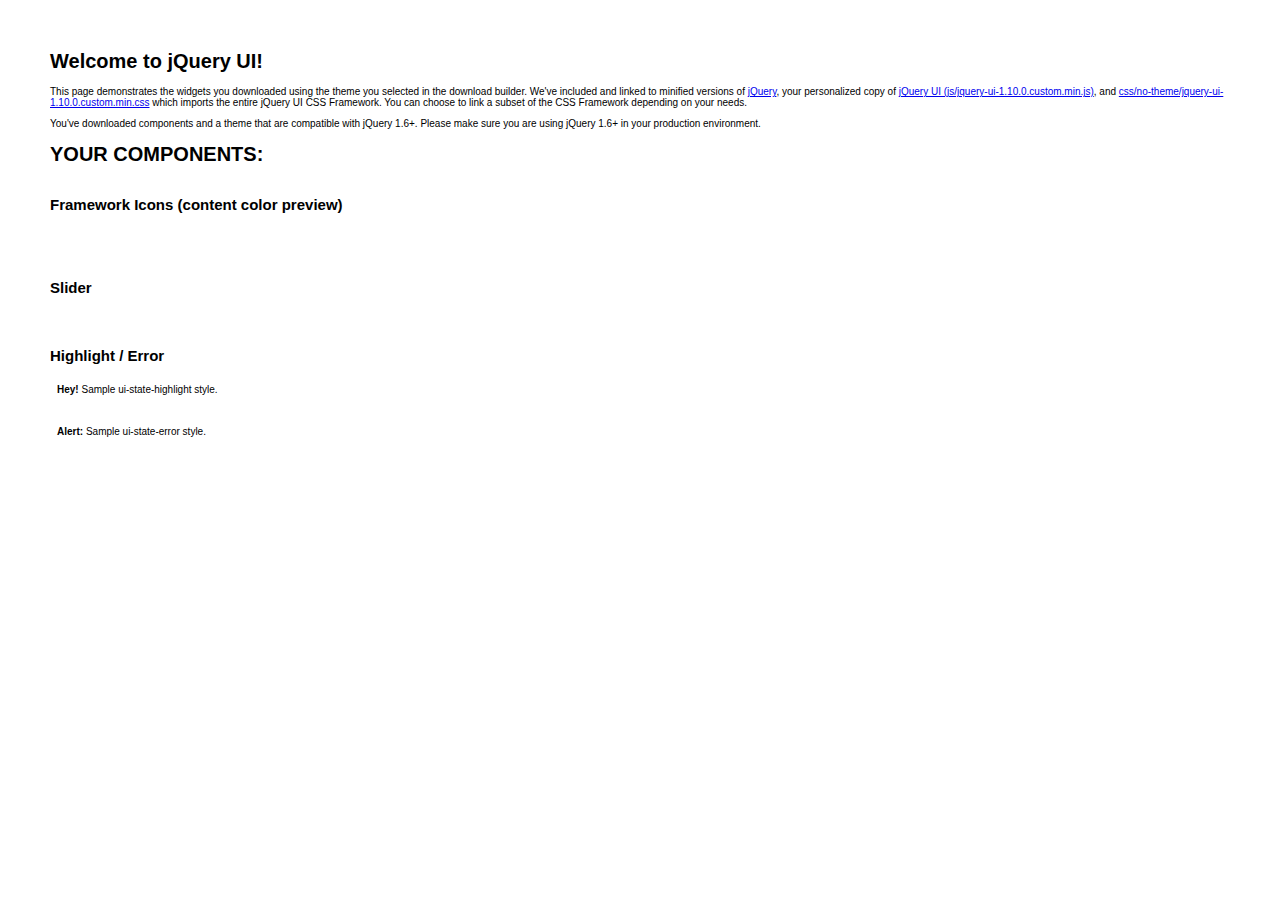
<file: formcraft/ui/index.html>
<!doctype html>
<html lang="us">
<head>
	<meta charset="utf-8">
	<title>jQuery UI Example Page</title>
	<link href="css/no-theme/jquery-ui-1.10.0.custom.css" rel="stylesheet">
	<script src="js/jquery-1.9.0.js"></script>
	<script src="js/jquery-ui-1.10.0.custom.js"></script>
	<script>
	$(function() {
		

		

		

		

		

		

		
		$( "#slider" ).slider({
			range: true,
			values: [ 17, 67 ]
		});
		

		

		// Hover states on the static widgets
		$( "#dialog-link, #icons li" ).hover(
			function() {
				$( this ).addClass( "ui-state-hover" );
			},
			function() {
				$( this ).removeClass( "ui-state-hover" );
			}
		);
	});
	</script>
	<style>
	body{
		font: 62.5% "Trebuchet MS", sans-serif;
		margin: 50px;
	}
	.demoHeaders {
		margin-top: 2em;
	}
	#dialog-link {
		padding: .4em 1em .4em 20px;
		text-decoration: none;
		position: relative;
	}
	#dialog-link span.ui-icon {
		margin: 0 5px 0 0;
		position: absolute;
		left: .2em;
		top: 50%;
		margin-top: -8px;
	}
	#icons {
		margin: 0;
		padding: 0;
	}
	#icons li {
		margin: 2px;
		position: relative;
		padding: 4px 0;
		cursor: pointer;
		float: left;
		list-style: none;
	}
	#icons span.ui-icon {
		float: left;
		margin: 0 4px;
	}
	.fakewindowcontain .ui-widget-overlay {
		position: absolute;
	}
	</style>
</head>
<body>

<h1>Welcome to jQuery UI!</h1>

<div class="ui-widget">
	<p>This page demonstrates the widgets you downloaded using the theme you selected in the download builder. We've included and linked to minified versions of <a href="js/jquery-1.9.0.js">jQuery</a>, your personalized copy of <a href="js/jquery-ui-1.10.0.custom.min.js">jQuery UI (js/jquery-ui-1.10.0.custom.min.js)</a>, and <a href="css/no-theme/jquery-ui-1.10.0.custom.min.css">css/no-theme/jquery-ui-1.10.0.custom.min.css</a> which imports the entire jQuery UI CSS Framework. You can choose to link a subset of the CSS Framework depending on your needs. </p>
	<p>You've downloaded components and a theme that are compatible with jQuery 1.6+. Please make sure you are using jQuery 1.6+ in your production environment.</p>
</div>

<h1>YOUR COMPONENTS:</h1>












<h2 class="demoHeaders">Framework Icons (content color preview)</h2>
<ul id="icons" class="ui-widget ui-helper-clearfix">
	<li class="ui-state-default ui-corner-all" title=".ui-icon-carat-1-n"><span class="ui-icon ui-icon-carat-1-n"></span></li>
	<li class="ui-state-default ui-corner-all" title=".ui-icon-carat-1-ne"><span class="ui-icon ui-icon-carat-1-ne"></span></li>
	<li class="ui-state-default ui-corner-all" title=".ui-icon-carat-1-e"><span class="ui-icon ui-icon-carat-1-e"></span></li>
	<li class="ui-state-default ui-corner-all" title=".ui-icon-carat-1-se"><span class="ui-icon ui-icon-carat-1-se"></span></li>
	<li class="ui-state-default ui-corner-all" title=".ui-icon-carat-1-s"><span class="ui-icon ui-icon-carat-1-s"></span></li>
	<li class="ui-state-default ui-corner-all" title=".ui-icon-carat-1-sw"><span class="ui-icon ui-icon-carat-1-sw"></span></li>
	<li class="ui-state-default ui-corner-all" title=".ui-icon-carat-1-w"><span class="ui-icon ui-icon-carat-1-w"></span></li>
	<li class="ui-state-default ui-corner-all" title=".ui-icon-carat-1-nw"><span class="ui-icon ui-icon-carat-1-nw"></span></li>
	<li class="ui-state-default ui-corner-all" title=".ui-icon-carat-2-n-s"><span class="ui-icon ui-icon-carat-2-n-s"></span></li>
	<li class="ui-state-default ui-corner-all" title=".ui-icon-carat-2-e-w"><span class="ui-icon ui-icon-carat-2-e-w"></span></li>
	<li class="ui-state-default ui-corner-all" title=".ui-icon-triangle-1-n"><span class="ui-icon ui-icon-triangle-1-n"></span></li>
	<li class="ui-state-default ui-corner-all" title=".ui-icon-triangle-1-ne"><span class="ui-icon ui-icon-triangle-1-ne"></span></li>
	<li class="ui-state-default ui-corner-all" title=".ui-icon-triangle-1-e"><span class="ui-icon ui-icon-triangle-1-e"></span></li>
	<li class="ui-state-default ui-corner-all" title=".ui-icon-triangle-1-se"><span class="ui-icon ui-icon-triangle-1-se"></span></li>
	<li class="ui-state-default ui-corner-all" title=".ui-icon-triangle-1-s"><span class="ui-icon ui-icon-triangle-1-s"></span></li>
	<li class="ui-state-default ui-corner-all" title=".ui-icon-triangle-1-sw"><span class="ui-icon ui-icon-triangle-1-sw"></span></li>
	<li class="ui-state-default ui-corner-all" title=".ui-icon-triangle-1-w"><span class="ui-icon ui-icon-triangle-1-w"></span></li>
	<li class="ui-state-default ui-corner-all" title=".ui-icon-triangle-1-nw"><span class="ui-icon ui-icon-triangle-1-nw"></span></li>
	<li class="ui-state-default ui-corner-all" title=".ui-icon-triangle-2-n-s"><span class="ui-icon ui-icon-triangle-2-n-s"></span></li>
	<li class="ui-state-default ui-corner-all" title=".ui-icon-triangle-2-e-w"><span class="ui-icon ui-icon-triangle-2-e-w"></span></li>
	<li class="ui-state-default ui-corner-all" title=".ui-icon-arrow-1-n"><span class="ui-icon ui-icon-arrow-1-n"></span></li>
	<li class="ui-state-default ui-corner-all" title=".ui-icon-arrow-1-ne"><span class="ui-icon ui-icon-arrow-1-ne"></span></li>
	<li class="ui-state-default ui-corner-all" title=".ui-icon-arrow-1-e"><span class="ui-icon ui-icon-arrow-1-e"></span></li>
	<li class="ui-state-default ui-corner-all" title=".ui-icon-arrow-1-se"><span class="ui-icon ui-icon-arrow-1-se"></span></li>
	<li class="ui-state-default ui-corner-all" title=".ui-icon-arrow-1-s"><span class="ui-icon ui-icon-arrow-1-s"></span></li>
	<li class="ui-state-default ui-corner-all" title=".ui-icon-arrow-1-sw"><span class="ui-icon ui-icon-arrow-1-sw"></span></li>
	<li class="ui-state-default ui-corner-all" title=".ui-icon-arrow-1-w"><span class="ui-icon ui-icon-arrow-1-w"></span></li>
	<li class="ui-state-default ui-corner-all" title=".ui-icon-arrow-1-nw"><span class="ui-icon ui-icon-arrow-1-nw"></span></li>
	<li class="ui-state-default ui-corner-all" title=".ui-icon-arrow-2-n-s"><span class="ui-icon ui-icon-arrow-2-n-s"></span></li>
	<li class="ui-state-default ui-corner-all" title=".ui-icon-arrow-2-ne-sw"><span class="ui-icon ui-icon-arrow-2-ne-sw"></span></li>
	<li class="ui-state-default ui-corner-all" title=".ui-icon-arrow-2-e-w"><span class="ui-icon ui-icon-arrow-2-e-w"></span></li>
	<li class="ui-state-default ui-corner-all" title=".ui-icon-arrow-2-se-nw"><span class="ui-icon ui-icon-arrow-2-se-nw"></span></li>
	<li class="ui-state-default ui-corner-all" title=".ui-icon-arrowstop-1-n"><span class="ui-icon ui-icon-arrowstop-1-n"></span></li>
	<li class="ui-state-default ui-corner-all" title=".ui-icon-arrowstop-1-e"><span class="ui-icon ui-icon-arrowstop-1-e"></span></li>
	<li class="ui-state-default ui-corner-all" title=".ui-icon-arrowstop-1-s"><span class="ui-icon ui-icon-arrowstop-1-s"></span></li>
	<li class="ui-state-default ui-corner-all" title=".ui-icon-arrowstop-1-w"><span class="ui-icon ui-icon-arrowstop-1-w"></span></li>
	<li class="ui-state-default ui-corner-all" title=".ui-icon-arrowthick-1-n"><span class="ui-icon ui-icon-arrowthick-1-n"></span></li>
	<li class="ui-state-default ui-corner-all" title=".ui-icon-arrowthick-1-ne"><span class="ui-icon ui-icon-arrowthick-1-ne"></span></li>
	<li class="ui-state-default ui-corner-all" title=".ui-icon-arrowthick-1-e"><span class="ui-icon ui-icon-arrowthick-1-e"></span></li>
	<li class="ui-state-default ui-corner-all" title=".ui-icon-arrowthick-1-se"><span class="ui-icon ui-icon-arrowthick-1-se"></span></li>
	<li class="ui-state-default ui-corner-all" title=".ui-icon-arrowthick-1-s"><span class="ui-icon ui-icon-arrowthick-1-s"></span></li>
	<li class="ui-state-default ui-corner-all" title=".ui-icon-arrowthick-1-sw"><span class="ui-icon ui-icon-arrowthick-1-sw"></span></li>
	<li class="ui-state-default ui-corner-all" title=".ui-icon-arrowthick-1-w"><span class="ui-icon ui-icon-arrowthick-1-w"></span></li>
	<li class="ui-state-default ui-corner-all" title=".ui-icon-arrowthick-1-nw"><span class="ui-icon ui-icon-arrowthick-1-nw"></span></li>
	<li class="ui-state-default ui-corner-all" title=".ui-icon-arrowthick-2-n-s"><span class="ui-icon ui-icon-arrowthick-2-n-s"></span></li>
	<li class="ui-state-default ui-corner-all" title=".ui-icon-arrowthick-2-ne-sw"><span class="ui-icon ui-icon-arrowthick-2-ne-sw"></span></li>
	<li class="ui-state-default ui-corner-all" title=".ui-icon-arrowthick-2-e-w"><span class="ui-icon ui-icon-arrowthick-2-e-w"></span></li>
	<li class="ui-state-default ui-corner-all" title=".ui-icon-arrowthick-2-se-nw"><span class="ui-icon ui-icon-arrowthick-2-se-nw"></span></li>
	<li class="ui-state-default ui-corner-all" title=".ui-icon-arrowthickstop-1-n"><span class="ui-icon ui-icon-arrowthickstop-1-n"></span></li>
	<li class="ui-state-default ui-corner-all" title=".ui-icon-arrowthickstop-1-e"><span class="ui-icon ui-icon-arrowthickstop-1-e"></span></li>
	<li class="ui-state-default ui-corner-all" title=".ui-icon-arrowthickstop-1-s"><span class="ui-icon ui-icon-arrowthickstop-1-s"></span></li>
	<li class="ui-state-default ui-corner-all" title=".ui-icon-arrowthickstop-1-w"><span class="ui-icon ui-icon-arrowthickstop-1-w"></span></li>
	<li class="ui-state-default ui-corner-all" title=".ui-icon-arrowreturnthick-1-w"><span class="ui-icon ui-icon-arrowreturnthick-1-w"></span></li>
	<li class="ui-state-default ui-corner-all" title=".ui-icon-arrowreturnthick-1-n"><span class="ui-icon ui-icon-arrowreturnthick-1-n"></span></li>
	<li class="ui-state-default ui-corner-all" title=".ui-icon-arrowreturnthick-1-e"><span class="ui-icon ui-icon-arrowreturnthick-1-e"></span></li>
	<li class="ui-state-default ui-corner-all" title=".ui-icon-arrowreturnthick-1-s"><span class="ui-icon ui-icon-arrowreturnthick-1-s"></span></li>
	<li class="ui-state-default ui-corner-all" title=".ui-icon-arrowreturn-1-w"><span class="ui-icon ui-icon-arrowreturn-1-w"></span></li>
	<li class="ui-state-default ui-corner-all" title=".ui-icon-arrowreturn-1-n"><span class="ui-icon ui-icon-arrowreturn-1-n"></span></li>
	<li class="ui-state-default ui-corner-all" title=".ui-icon-arrowreturn-1-e"><span class="ui-icon ui-icon-arrowreturn-1-e"></span></li>
	<li class="ui-state-default ui-corner-all" title=".ui-icon-arrowreturn-1-s"><span class="ui-icon ui-icon-arrowreturn-1-s"></span></li>
	<li class="ui-state-default ui-corner-all" title=".ui-icon-arrowrefresh-1-w"><span class="ui-icon ui-icon-arrowrefresh-1-w"></span></li>
	<li class="ui-state-default ui-corner-all" title=".ui-icon-arrowrefresh-1-n"><span class="ui-icon ui-icon-arrowrefresh-1-n"></span></li>
	<li class="ui-state-default ui-corner-all" title=".ui-icon-arrowrefresh-1-e"><span class="ui-icon ui-icon-arrowrefresh-1-e"></span></li>
	<li class="ui-state-default ui-corner-all" title=".ui-icon-arrowrefresh-1-s"><span class="ui-icon ui-icon-arrowrefresh-1-s"></span></li>
	<li class="ui-state-default ui-corner-all" title=".ui-icon-arrow-4"><span class="ui-icon ui-icon-arrow-4"></span></li>
	<li class="ui-state-default ui-corner-all" title=".ui-icon-arrow-4-diag"><span class="ui-icon ui-icon-arrow-4-diag"></span></li>
	<li class="ui-state-default ui-corner-all" title=".ui-icon-extlink"><span class="ui-icon ui-icon-extlink"></span></li>
	<li class="ui-state-default ui-corner-all" title=".ui-icon-newwin"><span class="ui-icon ui-icon-newwin"></span></li>
	<li class="ui-state-default ui-corner-all" title=".ui-icon-refresh"><span class="ui-icon ui-icon-refresh"></span></li>
	<li class="ui-state-default ui-corner-all" title=".ui-icon-shuffle"><span class="ui-icon ui-icon-shuffle"></span></li>
	<li class="ui-state-default ui-corner-all" title=".ui-icon-transfer-e-w"><span class="ui-icon ui-icon-transfer-e-w"></span></li>
	<li class="ui-state-default ui-corner-all" title=".ui-icon-transferthick-e-w"><span class="ui-icon ui-icon-transferthick-e-w"></span></li>
	<li class="ui-state-default ui-corner-all" title=".ui-icon-folder-collapsed"><span class="ui-icon ui-icon-folder-collapsed"></span></li>
	<li class="ui-state-default ui-corner-all" title=".ui-icon-folder-open"><span class="ui-icon ui-icon-folder-open"></span></li>
	<li class="ui-state-default ui-corner-all" title=".ui-icon-document"><span class="ui-icon ui-icon-document"></span></li>
	<li class="ui-state-default ui-corner-all" title=".ui-icon-document-b"><span class="ui-icon ui-icon-document-b"></span></li>
	<li class="ui-state-default ui-corner-all" title=".ui-icon-note"><span class="ui-icon ui-icon-note"></span></li>
	<li class="ui-state-default ui-corner-all" title=".ui-icon-mail-closed"><span class="ui-icon ui-icon-mail-closed"></span></li>
	<li class="ui-state-default ui-corner-all" title=".ui-icon-mail-open"><span class="ui-icon ui-icon-mail-open"></span></li>
	<li class="ui-state-default ui-corner-all" title=".ui-icon-suitcase"><span class="ui-icon ui-icon-suitcase"></span></li>
	<li class="ui-state-default ui-corner-all" title=".ui-icon-comment"><span class="ui-icon ui-icon-comment"></span></li>
	<li class="ui-state-default ui-corner-all" title=".ui-icon-person"><span class="ui-icon ui-icon-person"></span></li>
	<li class="ui-state-default ui-corner-all" title=".ui-icon-print"><span class="ui-icon ui-icon-print"></span></li>
	<li class="ui-state-default ui-corner-all" title=".ui-icon-trash"><span class="ui-icon ui-icon-trash"></span></li>
	<li class="ui-state-default ui-corner-all" title=".ui-icon-locked"><span class="ui-icon ui-icon-locked"></span></li>
	<li class="ui-state-default ui-corner-all" title=".ui-icon-unlocked"><span class="ui-icon ui-icon-unlocked"></span></li>
	<li class="ui-state-default ui-corner-all" title=".ui-icon-bookmark"><span class="ui-icon ui-icon-bookmark"></span></li>
	<li class="ui-state-default ui-corner-all" title=".ui-icon-tag"><span class="ui-icon ui-icon-tag"></span></li>
	<li class="ui-state-default ui-corner-all" title=".ui-icon-home"><span class="ui-icon ui-icon-home"></span></li>
	<li class="ui-state-default ui-corner-all" title=".ui-icon-flag"><span class="ui-icon ui-icon-flag"></span></li>
	<li class="ui-state-default ui-corner-all" title=".ui-icon-calculator"><span class="ui-icon ui-icon-calculator"></span></li>
	<li class="ui-state-default ui-corner-all" title=".ui-icon-cart"><span class="ui-icon ui-icon-cart"></span></li>
	<li class="ui-state-default ui-corner-all" title=".ui-icon-pencil"><span class="ui-icon ui-icon-pencil"></span></li>
	<li class="ui-state-default ui-corner-all" title=".ui-icon-clock"><span class="ui-icon ui-icon-clock"></span></li>
	<li class="ui-state-default ui-corner-all" title=".ui-icon-disk"><span class="ui-icon ui-icon-disk"></span></li>
	<li class="ui-state-default ui-corner-all" title=".ui-icon-calendar"><span class="ui-icon ui-icon-calendar"></span></li>
	<li class="ui-state-default ui-corner-all" title=".ui-icon-zoomin"><span class="ui-icon ui-icon-zoomin"></span></li>
	<li class="ui-state-default ui-corner-all" title=".ui-icon-zoomout"><span class="ui-icon ui-icon-zoomout"></span></li>
	<li class="ui-state-default ui-corner-all" title=".ui-icon-search"><span class="ui-icon ui-icon-search"></span></li>
	<li class="ui-state-default ui-corner-all" title=".ui-icon-wrench"><span class="ui-icon ui-icon-wrench"></span></li>
	<li class="ui-state-default ui-corner-all" title=".ui-icon-gear"><span class="ui-icon ui-icon-gear"></span></li>
	<li class="ui-state-default ui-corner-all" title=".ui-icon-heart"><span class="ui-icon ui-icon-heart"></span></li>
	<li class="ui-state-default ui-corner-all" title=".ui-icon-star"><span class="ui-icon ui-icon-star"></span></li>
	<li class="ui-state-default ui-corner-all" title=".ui-icon-link"><span class="ui-icon ui-icon-link"></span></li>
	<li class="ui-state-default ui-corner-all" title=".ui-icon-cancel"><span class="ui-icon ui-icon-cancel"></span></li>
	<li class="ui-state-default ui-corner-all" title=".ui-icon-plus"><span class="ui-icon ui-icon-plus"></span></li>
	<li class="ui-state-default ui-corner-all" title=".ui-icon-plusthick"><span class="ui-icon ui-icon-plusthick"></span></li>
	<li class="ui-state-default ui-corner-all" title=".ui-icon-minus"><span class="ui-icon ui-icon-minus"></span></li>
	<li class="ui-state-default ui-corner-all" title=".ui-icon-minusthick"><span class="ui-icon ui-icon-minusthick"></span></li>
	<li class="ui-state-default ui-corner-all" title=".ui-icon-close"><span class="ui-icon ui-icon-close"></span></li>
	<li class="ui-state-default ui-corner-all" title=".ui-icon-closethick"><span class="ui-icon ui-icon-closethick"></span></li>
	<li class="ui-state-default ui-corner-all" title=".ui-icon-key"><span class="ui-icon ui-icon-key"></span></li>
	<li class="ui-state-default ui-corner-all" title=".ui-icon-lightbulb"><span class="ui-icon ui-icon-lightbulb"></span></li>
	<li class="ui-state-default ui-corner-all" title=".ui-icon-scissors"><span class="ui-icon ui-icon-scissors"></span></li>
	<li class="ui-state-default ui-corner-all" title=".ui-icon-clipboard"><span class="ui-icon ui-icon-clipboard"></span></li>
	<li class="ui-state-default ui-corner-all" title=".ui-icon-copy"><span class="ui-icon ui-icon-copy"></span></li>
	<li class="ui-state-default ui-corner-all" title=".ui-icon-contact"><span class="ui-icon ui-icon-contact"></span></li>
	<li class="ui-state-default ui-corner-all" title=".ui-icon-image"><span class="ui-icon ui-icon-image"></span></li>
	<li class="ui-state-default ui-corner-all" title=".ui-icon-video"><span class="ui-icon ui-icon-video"></span></li>
	<li class="ui-state-default ui-corner-all" title=".ui-icon-script"><span class="ui-icon ui-icon-script"></span></li>
	<li class="ui-state-default ui-corner-all" title=".ui-icon-alert"><span class="ui-icon ui-icon-alert"></span></li>
	<li class="ui-state-default ui-corner-all" title=".ui-icon-info"><span class="ui-icon ui-icon-info"></span></li>
	<li class="ui-state-default ui-corner-all" title=".ui-icon-notice"><span class="ui-icon ui-icon-notice"></span></li>
	<li class="ui-state-default ui-corner-all" title=".ui-icon-help"><span class="ui-icon ui-icon-help"></span></li>
	<li class="ui-state-default ui-corner-all" title=".ui-icon-check"><span class="ui-icon ui-icon-check"></span></li>
	<li class="ui-state-default ui-corner-all" title=".ui-icon-bullet"><span class="ui-icon ui-icon-bullet"></span></li>
	<li class="ui-state-default ui-corner-all" title=".ui-icon-radio-off"><span class="ui-icon ui-icon-radio-off"></span></li>
	<li class="ui-state-default ui-corner-all" title=".ui-icon-radio-on"><span class="ui-icon ui-icon-radio-on"></span></li>
	<li class="ui-state-default ui-corner-all" title=".ui-icon-pin-w"><span class="ui-icon ui-icon-pin-w"></span></li>
	<li class="ui-state-default ui-corner-all" title=".ui-icon-pin-s"><span class="ui-icon ui-icon-pin-s"></span></li>
	<li class="ui-state-default ui-corner-all" title=".ui-icon-play"><span class="ui-icon ui-icon-play"></span></li>
	<li class="ui-state-default ui-corner-all" title=".ui-icon-pause"><span class="ui-icon ui-icon-pause"></span></li>
	<li class="ui-state-default ui-corner-all" title=".ui-icon-seek-next"><span class="ui-icon ui-icon-seek-next"></span></li>
	<li class="ui-state-default ui-corner-all" title=".ui-icon-seek-prev"><span class="ui-icon ui-icon-seek-prev"></span></li>
	<li class="ui-state-default ui-corner-all" title=".ui-icon-seek-end"><span class="ui-icon ui-icon-seek-end"></span></li>
	<li class="ui-state-default ui-corner-all" title=".ui-icon-seek-first"><span class="ui-icon ui-icon-seek-first"></span></li>
	<li class="ui-state-default ui-corner-all" title=".ui-icon-stop"><span class="ui-icon ui-icon-stop"></span></li>
	<li class="ui-state-default ui-corner-all" title=".ui-icon-eject"><span class="ui-icon ui-icon-eject"></span></li>
	<li class="ui-state-default ui-corner-all" title=".ui-icon-volume-off"><span class="ui-icon ui-icon-volume-off"></span></li>
	<li class="ui-state-default ui-corner-all" title=".ui-icon-volume-on"><span class="ui-icon ui-icon-volume-on"></span></li>
	<li class="ui-state-default ui-corner-all" title=".ui-icon-power"><span class="ui-icon ui-icon-power"></span></li>
	<li class="ui-state-default ui-corner-all" title=".ui-icon-signal-diag"><span class="ui-icon ui-icon-signal-diag"></span></li>
	<li class="ui-state-default ui-corner-all" title=".ui-icon-signal"><span class="ui-icon ui-icon-signal"></span></li>
	<li class="ui-state-default ui-corner-all" title=".ui-icon-battery-0"><span class="ui-icon ui-icon-battery-0"></span></li>
	<li class="ui-state-default ui-corner-all" title=".ui-icon-battery-1"><span class="ui-icon ui-icon-battery-1"></span></li>
	<li class="ui-state-default ui-corner-all" title=".ui-icon-battery-2"><span class="ui-icon ui-icon-battery-2"></span></li>
	<li class="ui-state-default ui-corner-all" title=".ui-icon-battery-3"><span class="ui-icon ui-icon-battery-3"></span></li>
	<li class="ui-state-default ui-corner-all" title=".ui-icon-circle-plus"><span class="ui-icon ui-icon-circle-plus"></span></li>
	<li class="ui-state-default ui-corner-all" title=".ui-icon-circle-minus"><span class="ui-icon ui-icon-circle-minus"></span></li>
	<li class="ui-state-default ui-corner-all" title=".ui-icon-circle-close"><span class="ui-icon ui-icon-circle-close"></span></li>
	<li class="ui-state-default ui-corner-all" title=".ui-icon-circle-triangle-e"><span class="ui-icon ui-icon-circle-triangle-e"></span></li>
	<li class="ui-state-default ui-corner-all" title=".ui-icon-circle-triangle-s"><span class="ui-icon ui-icon-circle-triangle-s"></span></li>
	<li class="ui-state-default ui-corner-all" title=".ui-icon-circle-triangle-w"><span class="ui-icon ui-icon-circle-triangle-w"></span></li>
	<li class="ui-state-default ui-corner-all" title=".ui-icon-circle-triangle-n"><span class="ui-icon ui-icon-circle-triangle-n"></span></li>
	<li class="ui-state-default ui-corner-all" title=".ui-icon-circle-arrow-e"><span class="ui-icon ui-icon-circle-arrow-e"></span></li>
	<li class="ui-state-default ui-corner-all" title=".ui-icon-circle-arrow-s"><span class="ui-icon ui-icon-circle-arrow-s"></span></li>
	<li class="ui-state-default ui-corner-all" title=".ui-icon-circle-arrow-w"><span class="ui-icon ui-icon-circle-arrow-w"></span></li>
	<li class="ui-state-default ui-corner-all" title=".ui-icon-circle-arrow-n"><span class="ui-icon ui-icon-circle-arrow-n"></span></li>
	<li class="ui-state-default ui-corner-all" title=".ui-icon-circle-zoomin"><span class="ui-icon ui-icon-circle-zoomin"></span></li>
	<li class="ui-state-default ui-corner-all" title=".ui-icon-circle-zoomout"><span class="ui-icon ui-icon-circle-zoomout"></span></li>
	<li class="ui-state-default ui-corner-all" title=".ui-icon-circle-check"><span class="ui-icon ui-icon-circle-check"></span></li>
	<li class="ui-state-default ui-corner-all" title=".ui-icon-circlesmall-plus"><span class="ui-icon ui-icon-circlesmall-plus"></span></li>
	<li class="ui-state-default ui-corner-all" title=".ui-icon-circlesmall-minus"><span class="ui-icon ui-icon-circlesmall-minus"></span></li>
	<li class="ui-state-default ui-corner-all" title=".ui-icon-circlesmall-close"><span class="ui-icon ui-icon-circlesmall-close"></span></li>
	<li class="ui-state-default ui-corner-all" title=".ui-icon-squaresmall-plus"><span class="ui-icon ui-icon-squaresmall-plus"></span></li>
	<li class="ui-state-default ui-corner-all" title=".ui-icon-squaresmall-minus"><span class="ui-icon ui-icon-squaresmall-minus"></span></li>
	<li class="ui-state-default ui-corner-all" title=".ui-icon-squaresmall-close"><span class="ui-icon ui-icon-squaresmall-close"></span></li>
	<li class="ui-state-default ui-corner-all" title=".ui-icon-grip-dotted-vertical"><span class="ui-icon ui-icon-grip-dotted-vertical"></span></li>
	<li class="ui-state-default ui-corner-all" title=".ui-icon-grip-dotted-horizontal"><span class="ui-icon ui-icon-grip-dotted-horizontal"></span></li>
	<li class="ui-state-default ui-corner-all" title=".ui-icon-grip-solid-vertical"><span class="ui-icon ui-icon-grip-solid-vertical"></span></li>
	<li class="ui-state-default ui-corner-all" title=".ui-icon-grip-solid-horizontal"><span class="ui-icon ui-icon-grip-solid-horizontal"></span></li>
	<li class="ui-state-default ui-corner-all" title=".ui-icon-gripsmall-diagonal-se"><span class="ui-icon ui-icon-gripsmall-diagonal-se"></span></li>
	<li class="ui-state-default ui-corner-all" title=".ui-icon-grip-diagonal-se"><span class="ui-icon ui-icon-grip-diagonal-se"></span></li>
</ul>


<!-- Slider -->
<h2 class="demoHeaders">Slider</h2>
<div id="slider"></div>






<!-- Highlight / Error -->
<h2 class="demoHeaders">Highlight / Error</h2>
<div class="ui-widget">
	<div class="ui-state-highlight ui-corner-all" style="margin-top: 20px; padding: 0 .7em;">
		<p><span class="ui-icon ui-icon-info" style="float: left; margin-right: .3em;"></span>
		<strong>Hey!</strong> Sample ui-state-highlight style.</p>
	</div>
</div>
<br>
<div class="ui-widget">
	<div class="ui-state-error ui-corner-all" style="padding: 0 .7em;">
		<p><span class="ui-icon ui-icon-alert" style="float: left; margin-right: .3em;"></span>
		<strong>Alert:</strong> Sample ui-state-error style.</p>
	</div>
</div>

</body>
</html>
</file>
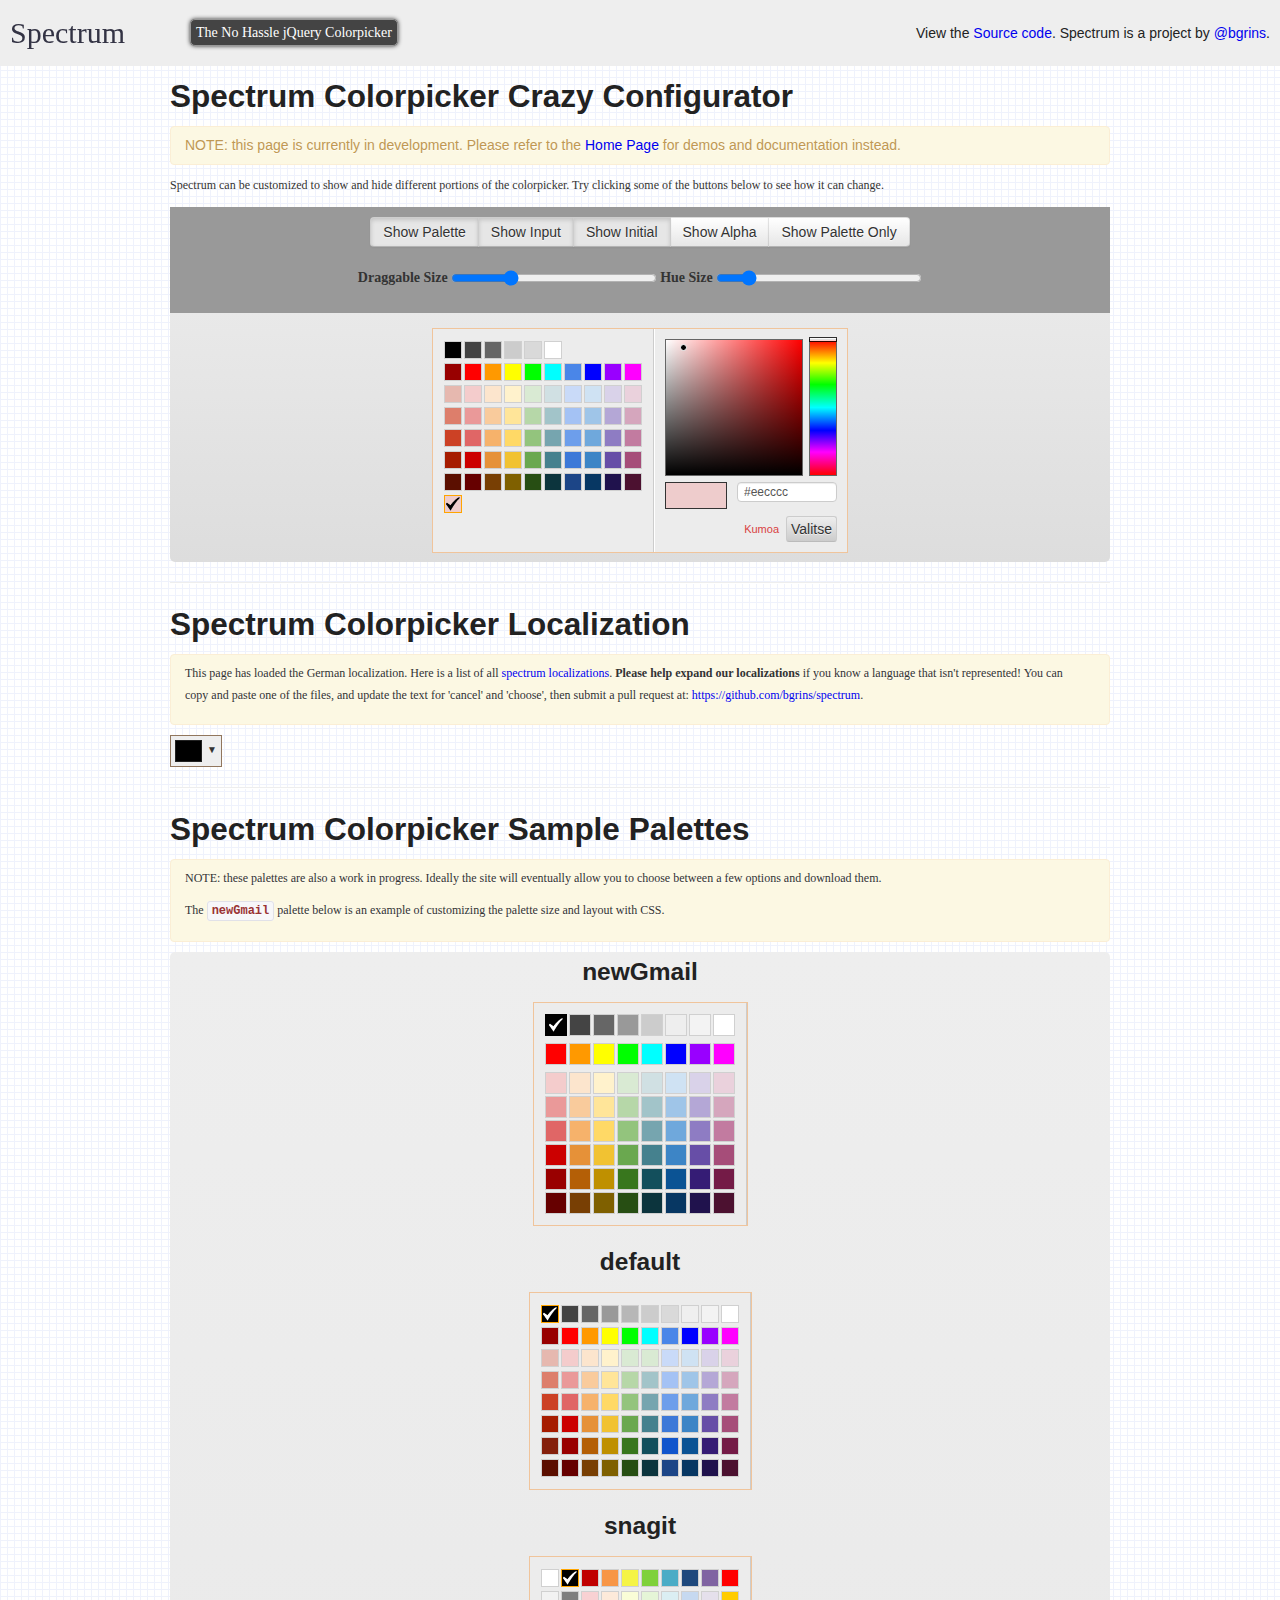
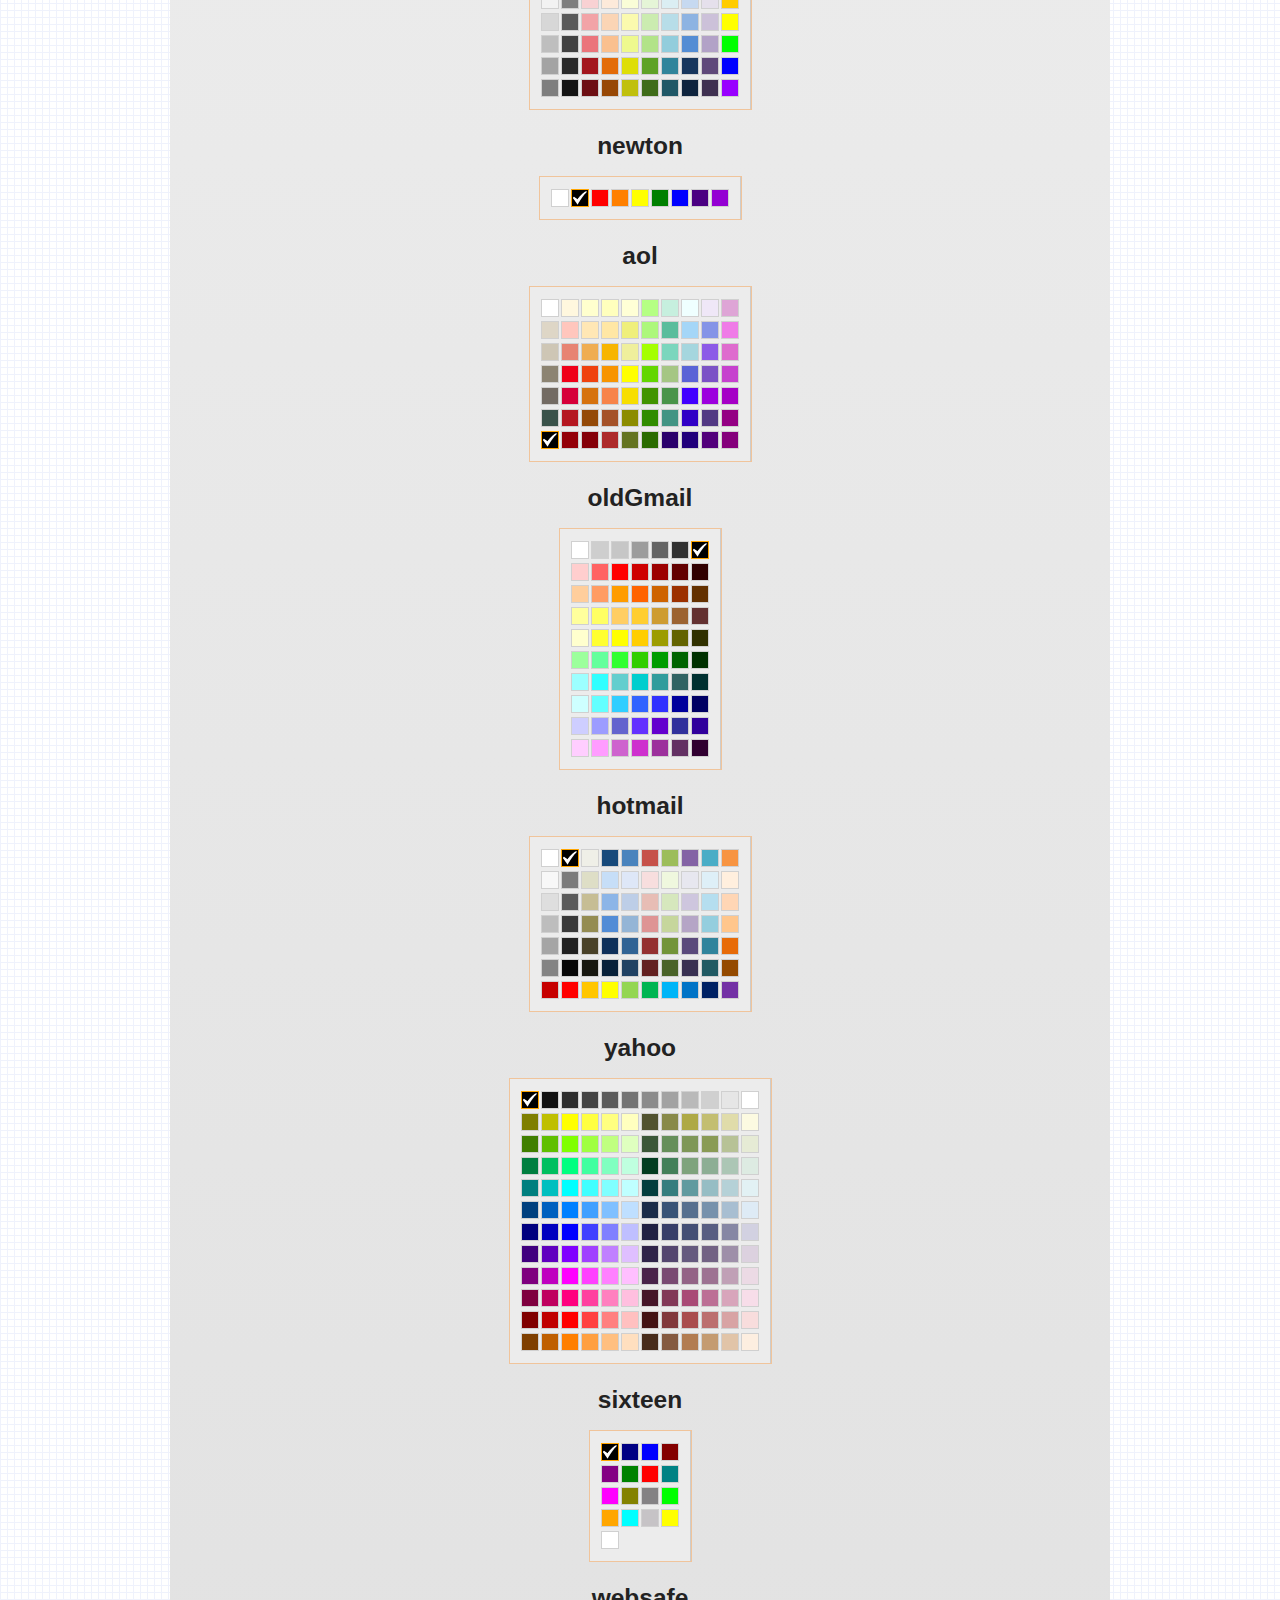
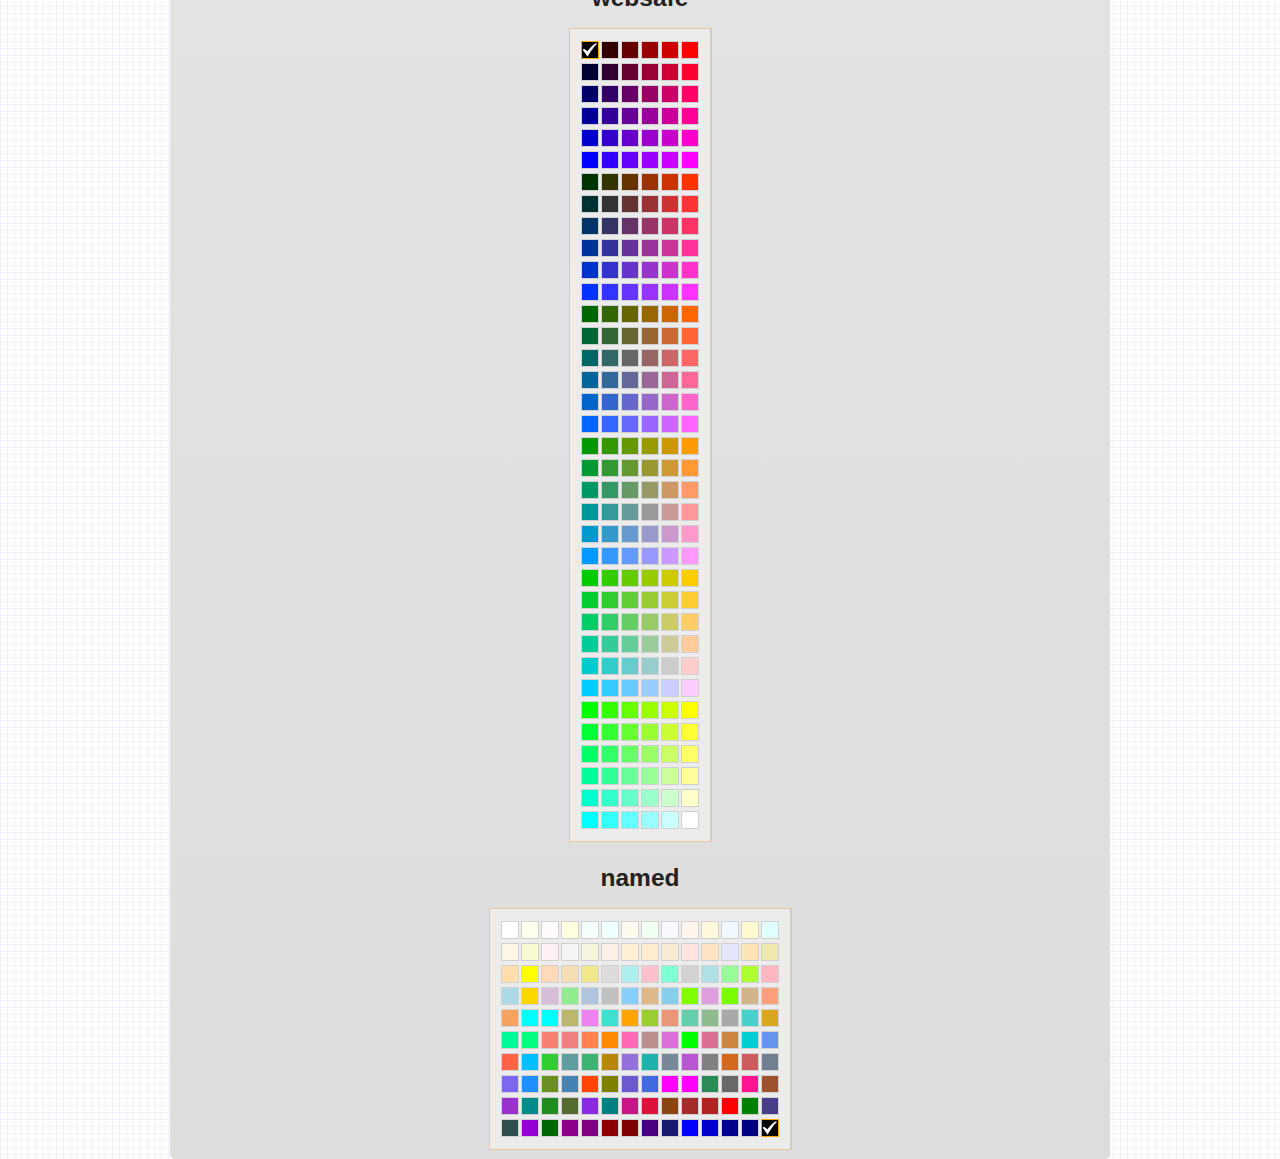
<file: formcraft/colorpicker/example/index.html>
<!doctype html>
<html>
<head>
    <meta http-equiv="content-type" content="text/html; charset=UTF-8">
    <title>Spectrum - The No Hassle jQuery Colorpicker</title>

    <meta name="description" content="Spectrum is a JavaScript colorpicker plugin using the jQuery framework.  It is highly customizable, but can also be used as a simple input type=color polyfill">
    <meta name="author" content="Brian Grinstead and Spectrum contributors">

    <link rel="stylesheet" type="text/css" href="../spectrum.css">
    <link rel="stylesheet" type="text/css" href="../docs/bootstrap.css">
    <link rel="stylesheet" type="text/css" href="../docs/docs.css">
    <script type="text/javascript" src="../docs/jquery-1.9.1.js"></script>
    <script type="text/javascript" src="../spectrum.js"></script>
	<script type="text/javascript" src="../i18n/jquery.spectrum-fi.js"></script>
    <script type='text/javascript' src='example.js'></script>

    <style>

    .example-container {
        margin-top: 10px;
        text-align: center;
        background: #333;
        background: -webkit-linear-gradient(top, #eee, #ddd);
        padding: 3px;
        padding-top: 0;
        border-radius: 5px;
    }
    .example-controls {
        background: #999;
        margin: 0 -3px;
        padding: 10px 0;
        margin-bottom: 15px;

    }
    label {
        display: inline-block;
        font-weight: bold;

    }
    #palettes .sp-palette {
        max-width: 500px;
    }


    .newGmail .sp-palette-row-0, .newGmail .sp-palette-row-1 {
        margin-bottom: 5px;
    }

    .newGmail .sp-palette .sp-thumb-el {
        width: 20px;
        height: 20px;
        margin: 1px 1px;
    }

    .newGmail .sp-palette .sp-thumb-el:hover, .newGmail  .sp-palette .sp-thumb-el.sp-thumb-active {
        border-color: #000;
    }
    </style>
</head>
<body>
<div id='header'>
    <h1><a href='http://bgrins.github.com/spectrum'>Spectrum</a></h1> <h2><em>The No Hassle jQuery Colorpicker</em></h2>
    <div id='links'>
        View the <a href='http://github.com/bgrins/spectrum'>Source code</a>.
        Spectrum is a project by <a href='http://twitter.com/bgrins'>@bgrins</a>.
    </div>
    <br style='clear:both;' />
</div>

<div class="container">

    <h2>Spectrum Colorpicker Crazy Configurator</h2>
    <div class='alert'>NOTE: this page is currently in development.  Please refer to the <a href='http://github.com/bgrins/spectrum'>Home Page</a> for demos and documentation instead.
    </div>
    <p>
        Spectrum can be customized to show and hide different portions of the colorpicker.  Try clicking some of the buttons below to see how it can change.
    </p>

    <div class="example-container">
        <div class="example-controls">
            <div class='btn-group'>
                <button class='btn toggleBtn' data-rule='showPalette'>Show Palette</button>
                <button class='btn toggleBtn' data-rule='showInput'>Show Input</button>
                <button class='btn toggleBtn' data-rule='showInitial'>Show Initial</button>
                <button class='btn toggleBtn' data-rule='showAlpha'>Show Alpha</button>
                <button class='btn toggleBtn' data-rule='showPaletteOnly'>Show Palette Only</button>
            </div>
            <br />
            <br />
            <p>
            <label>Draggable Size <input type='range' value='172' id='size' max='500' min='50' /></label>

            <label>Hue Size <input type='range' value='16' id='huesize' max='90' min='5' /></label>
            </p>
        </div>

        <input id="full">

    </div>

    <hr />
    <h2>Spectrum Colorpicker Localization</h2>
    <div class='alert'>
        <p>
            This page has loaded the German localization.  Here is a list of all <a href='https://github.com/bgrins/spectrum/tree/master/i18n'>spectrum localizations</a>.  <strong>Please help expand our localizations</strong>  if you know a language that isn't represented!  You can copy and paste one of the files, and update the text for 'cancel' and 'choose', then submit a pull request at: <a href'https://github.com/bgrins/spectrum'>https://github.com/bgrins/spectrum</a>.
        </p>
    </div>

	<input id="langdemo" />

    <hr />
    <h2>Spectrum Colorpicker Sample Palettes</h2>
    <div class='alert'>

        <p>
        NOTE: these palettes are also a work in progress.  Ideally the site will eventually allow you to choose between a few options and download them.
        </p>

        <p>
        The <code>newGmail</code> palette below is an example of customizing the palette size and layout with CSS.
        </p>

    </div>
    <div id="palettes" class="example-container">

    </div>

</div>


<script type="text/javascript" src="../docs/prettify.js"></script>
<script type="text/javascript">

  var _gaq = _gaq || [];
  _gaq.push(['_setAccount', 'UA-8259845-4']);
  _gaq.push(['_trackPageview']);

  (function() {
    var ga = document.createElement('script'); ga.type = 'text/javascript'; ga.async = true;
    ga.src = ('https:' == document.location.protocol ? 'https://ssl' : 'http://www') + '.google-analytics.com/ga.js';
    var s = document.getElementsByTagName('script')[0]; s.parentNode.insertBefore(ga, s);
  })();

</script>
</body>
</html>
</file>
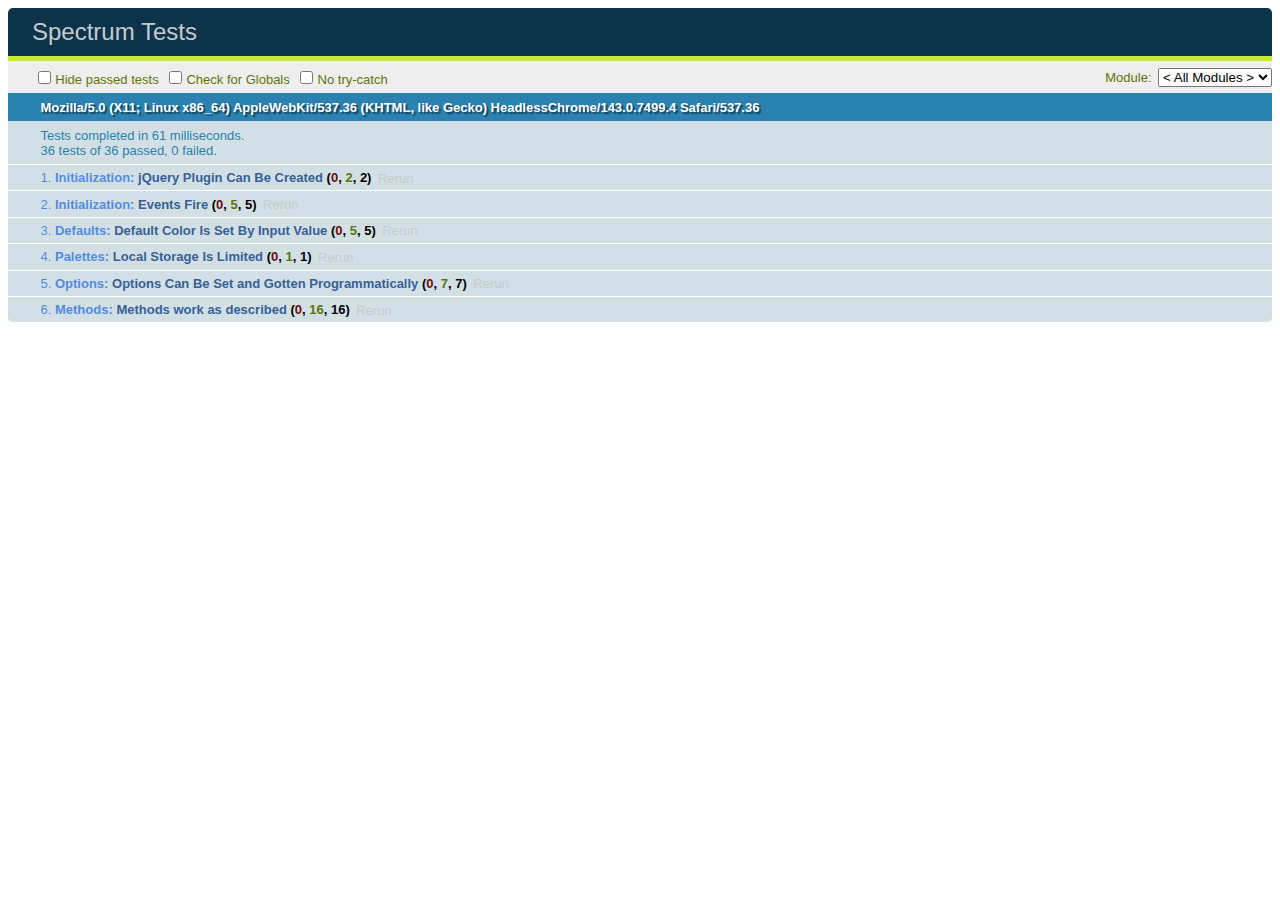
<file: formcraft/colorpicker/test/index.html>
<!DOCTYPE html>
<html>
<head>
  <meta charset="utf-8">
  <title>Spectrum Tests</title>
  <link rel="stylesheet" href="qunit.css">
</head>
<body>
  <div id="qunit"></div>
  <script src="../docs/jquery-1.9.1.js"></script>
  <script src="../spectrum.js"></script>
  <script src="qunit.js"></script>
  <script src="tests.js"></script>
</body>
</html>
</file>
<file: formcraft/colorpicker/spectrum.css>
/***
Spectrum Colorpicker v1.1.1
https://github.com/bgrins/spectrum
Author: Brian Grinstead
License: MIT
***/

.sp-container {
    position:absolute;
    top:0;
    left:0;
    display:inline-block;
    *display: inline;
    *zoom: 1;
    z-index: 2147483647;
    overflow: hidden;
}
.sp-container.sp-flat {
    position: relative;
}

/* http://ansciath.tumblr.com/post/7347495869/css-aspect-ratio */
.sp-top {
  position:relative;
  width: 100%;
  display:inline-block;
}
.sp-top-inner {
   position:absolute;
   top:0;
   left:0;
   bottom:0;
   right:0;
}
.sp-color {
    position: absolute;
    top:0;
    left:0;
    bottom:0;
    right:20%;
}
.sp-hue {
    position: absolute;
    top:0;
    right:0;
    bottom:0;
    left:84%;
    height: 100%;
}
.sp-fill {
    padding-top: 80%;
}
.sp-sat, .sp-val {
    position: absolute;
    top:0;
    left:0;
    right:0;
    bottom:0;
}

.sp-alpha-enabled .sp-top
{
    margin-bottom: 18px;
}
.sp-alpha-enabled .sp-alpha
{
    display: block;
}

.sp-alpha-handle
{
    position:absolute;
    top:-4px;
    bottom: -4px;
    width: 6px;
    left: 50%;
    cursor: pointer;
    border: 1px solid black;
    background: white;
    opacity: .8;
}

.sp-alpha
{
    display: none;
    position: absolute;
    bottom: -14px;
    right: 0;
    left: 0;
    height: 8px;
}
.sp-alpha-inner{
    border: solid 1px #333;
}

/* Don't allow text selection */
.sp-container, .sp-replacer, .sp-preview, .sp-dragger, .sp-slider, .sp-alpha, .sp-alpha-handle, .sp-container.sp-dragging .sp-input, .sp-container button  {
    -webkit-user-select:none;
    -moz-user-select: -moz-none;
    -o-user-select:none;
    user-select: none;
}

.sp-container.sp-input-disabled .sp-input-container {
    display: none;
}
.sp-container.sp-buttons-disabled .sp-button-container {
    display: none;
}
.sp-palette-only .sp-picker-container {
    display: none;
}
.sp-palette-disabled .sp-palette-container {
    display: none;
}

.sp-initial-disabled .sp-initial {
    display: none;
}


/* Gradients for hue, saturation and value instead of images.  Not pretty... but it works */
.sp-sat {
    background-image: -webkit-gradient(linear,  0 0, 100% 0, from(#FFF), to(rgba(204, 154, 129, 0)));
    background-image: -webkit-linear-gradient(left, #FFF, rgba(204, 154, 129, 0));
    background-image: -moz-linear-gradient(left, #fff, rgba(204, 154, 129, 0));
    background-image: -o-linear-gradient(left, #fff, rgba(204, 154, 129, 0));
    background-image: -ms-linear-gradient(left, #fff, rgba(204, 154, 129, 0));
    background-image: linear-gradient(to right, #fff, rgba(204, 154, 129, 0));
    -ms-filter: "progid:DXImageTransform.Microsoft.gradient(GradientType = 1, startColorstr=#FFFFFFFF, endColorstr=#00CC9A81)";
    filter : progid:DXImageTransform.Microsoft.gradient(GradientType = 1, startColorstr='#FFFFFFFF', endColorstr='#00CC9A81');
}
.sp-val {
    background-image: -webkit-gradient(linear, 0 100%, 0 0, from(#000000), to(rgba(204, 154, 129, 0)));
    background-image: -webkit-linear-gradient(bottom, #000000, rgba(204, 154, 129, 0));
    background-image: -moz-linear-gradient(bottom, #000, rgba(204, 154, 129, 0));
    background-image: -o-linear-gradient(bottom, #000, rgba(204, 154, 129, 0));
    background-image: -ms-linear-gradient(bottom, #000, rgba(204, 154, 129, 0));
    background-image: linear-gradient(to top, #000, rgba(204, 154, 129, 0));
    -ms-filter: "progid:DXImageTransform.Microsoft.gradient(startColorstr=#00CC9A81, endColorstr=#FF000000)";
    filter : progid:DXImageTransform.Microsoft.gradient(startColorstr='#00CC9A81', endColorstr='#FF000000');
}

.sp-hue {
    background: -moz-linear-gradient(top, #ff0000 0%, #ffff00 17%, #00ff00 33%, #00ffff 50%, #0000ff 67%, #ff00ff 83%, #ff0000 100%);
    background: -ms-linear-gradient(top, #ff0000 0%, #ffff00 17%, #00ff00 33%, #00ffff 50%, #0000ff 67%, #ff00ff 83%, #ff0000 100%);
    background: -o-linear-gradient(top, #ff0000 0%, #ffff00 17%, #00ff00 33%, #00ffff 50%, #0000ff 67%, #ff00ff 83%, #ff0000 100%);
    background: -webkit-gradient(linear, left top, left bottom, from(#ff0000), color-stop(0.17, #ffff00), color-stop(0.33, #00ff00), color-stop(0.5, #00ffff), color-stop(0.67, #0000ff), color-stop(0.83, #ff00ff), to(#ff0000));
    background: -webkit-linear-gradient(top, #ff0000 0%, #ffff00 17%, #00ff00 33%, #00ffff 50%, #0000ff 67%, #ff00ff 83%, #ff0000 100%);
}

/* IE filters do not support multiple color stops.
   Generate 6 divs, line them up, and do two color gradients for each.
   Yes, really.
 */

.sp-1 {
    height:17%;
    filter: progid:DXImageTransform.Microsoft.gradient(startColorstr='#ff0000', endColorstr='#ffff00');
}
.sp-2 {
    height:16%;
    filter: progid:DXImageTransform.Microsoft.gradient(startColorstr='#ffff00', endColorstr='#00ff00');
}
.sp-3 {
    height:17%;
    filter: progid:DXImageTransform.Microsoft.gradient(startColorstr='#00ff00', endColorstr='#00ffff');
}
.sp-4 {
    height:17%;
    filter: progid:DXImageTransform.Microsoft.gradient(startColorstr='#00ffff', endColorstr='#0000ff');
}
.sp-5 {
    height:16%;
    filter: progid:DXImageTransform.Microsoft.gradient(startColorstr='#0000ff', endColorstr='#ff00ff');
}
.sp-6 {
    height:17%;
    filter: progid:DXImageTransform.Microsoft.gradient(startColorstr='#ff00ff', endColorstr='#ff0000');
}

.sp-hidden {
    display: none !important;
}

/* Clearfix hack */
.sp-cf:before, .sp-cf:after { content: ""; display: table; }
.sp-cf:after { clear: both; }
.sp-cf { *zoom: 1; }

/* Mobile devices, make hue slider bigger so it is easier to slide */
@media (max-device-width: 480px) {
    .sp-color { right: 40%; }
    .sp-hue { left: 63%; }
    .sp-fill { padding-top: 60%; }
}

.sp-dragger {
   border-radius: 5px;
   height: 5px;
   width: 5px;
   border: 1px solid #fff;
   background: #000;
   cursor: pointer;
   position:absolute;
   top:0;
   left: 0;
}
.sp-slider {
    position: absolute;
    top:0;
    cursor:pointer;
    height: 3px;
    left: -1px;
    right: -1px;
    border: 1px solid #000;
    background: white;
    opacity: .8;
}

/* Basic display options (colors, fonts, global widths) */
.sp-container {
    border-radius: 0;
    background-color: #ECECEC;
    border: solid 1px #f0c49B;
    padding: 0;
}
.sp-container, .sp-container button, .sp-container input, .sp-color, .sp-hue
{
    font: normal 12px "Lucida Grande", "Lucida Sans Unicode", "Lucida Sans", Geneva, Verdana, sans-serif;
    -webkit-box-sizing: border-box;
    -moz-box-sizing: border-box;
    -ms-box-sizing: border-box;
    box-sizing: border-box;
}
.sp-top
{
    margin-bottom: 3px;
}
.sp-color, .sp-hue
{
    border: solid 1px #666;
}

/* Input */
.sp-input-container {
    float:right;
    width: 100px;
    margin-bottom: 4px;
}
.sp-initial-disabled  .sp-input-container {
    width: 100%;
}
.sp-input {
   font-size: 12px !important;
   border: 1px inset;
   padding: 4px 5px;
   margin: 0;
   width: 100%;
   background:transparent;
   border-radius: 3px;
   color: #222;
}
.sp-input:focus  {
    border: 1px solid orange;
}
.sp-input.sp-validation-error
{
    border: 1px solid red;
    background: #fdd;
}
.sp-picker-container , .sp-palette-container
{
    float:left;
    position: relative;
    padding: 10px;
    padding-bottom: 300px;
    margin-bottom: -290px;
}
.sp-picker-container
{
    width: 172px;
    border-left: solid 1px #fff;
}

/* Palettes */
.sp-palette-container
{
    border-right: solid 1px #ccc;
}

.sp-palette .sp-thumb-el {
    display: block;
    position:relative;
    float:left;
    width: 24px;
    height: 15px;
    margin: 3px;
    cursor: pointer;
    border:solid 2px transparent;
}
.sp-palette .sp-thumb-el:hover, .sp-palette .sp-thumb-el.sp-thumb-active {
    border-color: orange;
}
.sp-thumb-el
{
    position:relative;
}

/* Initial */
.sp-initial
{
    float: left;
    border: solid 1px #333;
}
.sp-initial span {
    width: 30px;
    height: 25px;
    border:none;
    display:block;
    float:left;
    margin:0;
}

/* Buttons */
.sp-button-container {
    float: right;
}

/* Replacer (the little preview div that shows up instead of the <input>) */
.sp-replacer {
    margin:0;
    overflow:hidden;
    cursor:pointer;
    padding: 4px;
    display:inline-block;
    *zoom: 1;
    *display: inline;
    border: solid 1px #91765d;
    background: #eee;
    color: #333;
    vertical-align: middle;
}
.sp-replacer:hover, .sp-replacer.sp-active {
    border-color: #F0C49B;
    color: #111;
}
.sp-replacer.sp-disabled {
    cursor:default;
    border-color: silver;
    color: silver;
}
.sp-dd {
    padding: 2px 0;
    height: 16px;
    line-height: 16px;
    float:left;
    font-size:10px;
}
.sp-preview
{
    position:relative;
    width:25px;
    height: 20px;
    border: solid 1px #222;
    margin-right: 5px;
    float:left;
    z-index: 0;
}

.sp-palette
{
    *width: 220px;
    max-width: 220px;
}
.sp-palette .sp-thumb-el
{
    width:16px;
    height: 16px;
    margin:2px 1px;
    border: solid 1px #d0d0d0;
}

.sp-container
{
    padding-bottom:0;
}


/* Buttons: http://hellohappy.org/css3-buttons/ */
.sp-container button {
  background-color: #eeeeee;
  background-image: -webkit-linear-gradient(top, #eeeeee, #cccccc);
  background-image: -moz-linear-gradient(top, #eeeeee, #cccccc);
  background-image: -ms-linear-gradient(top, #eeeeee, #cccccc);
  background-image: -o-linear-gradient(top, #eeeeee, #cccccc);
  background-image: -ms-linear-gradient(top, #eeeeee, #cccccc);
  background-image: linear-gradient(to bottom, #eeeeee, #cccccc);
  border: 1px solid #ccc;
  border-bottom: 1px solid #bbb;
  border-radius: 3px;
  color: #333;
  font-size: 14px;
  line-height: 1;
  padding: 5px 4px;
  text-align: center;
  text-shadow: 0 1px 0 #eee;
  vertical-align: middle;
}
.sp-container button:hover {
    background-color: #dddddd;
    background-image: -webkit-linear-gradient(top, #dddddd, #bbbbbb);
    background-image: -moz-linear-gradient(top, #dddddd, #bbbbbb);
    background-image: -ms-linear-gradient(top, #dddddd, #bbbbbb);
    background-image: -o-linear-gradient(top, #dddddd, #bbbbbb);
    background-image: -ms-linear-gradient(top, #dddddd, #bbbbbb);
    background-image: linear-gradient(to bottom, #dddddd, #bbbbbb);
    border: 1px solid #bbb;
    border-bottom: 1px solid #999;
    cursor: pointer;
    text-shadow: 0 1px 0 #ddd;
}
.sp-container button:active {
    border: 1px solid #aaa;
    border-bottom: 1px solid #888;
    -webkit-box-shadow: inset 0 0 5px 2px #aaaaaa, 0 1px 0 0 #eeeeee;
    -moz-box-shadow: inset 0 0 5px 2px #aaaaaa, 0 1px 0 0 #eeeeee;
    -ms-box-shadow: inset 0 0 5px 2px #aaaaaa, 0 1px 0 0 #eeeeee;
    -o-box-shadow: inset 0 0 5px 2px #aaaaaa, 0 1px 0 0 #eeeeee;
    box-shadow: inset 0 0 5px 2px #aaaaaa, 0 1px 0 0 #eeeeee;
}
.sp-cancel
{
    font-size: 11px;
    color: #d93f3f !important;
    margin:0;
    padding:2px;
    margin-right: 5px;
    vertical-align: middle;
    text-decoration:none;

}
.sp-cancel:hover
{
    color: #d93f3f !important;
    text-decoration: underline;
}


.sp-palette span:hover, .sp-palette span.sp-thumb-active
{
    border-color: #000;
}

.sp-preview, .sp-alpha, .sp-thumb-el
{
    position:relative;
    background-image: url([data-uri]);
}
.sp-preview-inner, .sp-alpha-inner, .sp-thumb-inner
{
    display:block;
    position:absolute;
    top:0;left:0;bottom:0;right:0;
}

.sp-palette .sp-thumb-inner
{
    background-position: 50% 50%;
    background-repeat: no-repeat;
}

.sp-palette .sp-thumb-light.sp-thumb-active .sp-thumb-inner
{
    background-image: url([data-uri]);
}

.sp-palette .sp-thumb-dark.sp-thumb-active .sp-thumb-inner
{
    background-image: url([data-uri]);
}
</file>
<file: formcraft/colorpicker/docs/docs.css>
/* Styles for the demo page only.  See spectrum.css for the actual colorpicker styles */
html { font-size: 100%; overflow-y: scroll; -webkit-text-size-adjust: 100%; -ms-text-size-adjust: 100%; }
body { margin: 0; font-size: 14px; line-height: 1.5; background: url([data-uri]); }
body, button, input, select, textarea { font-family: Droid Sans, Tahoma, sans-serif; color: #222; }
body p { font-family: Verdana; font-size: 12px; color: #333; line-height: 1.8; }
h1 { font-family: Lucida Sans, Droid Sans, Verdana; font-size: 30px; line-height: inherit;  margin: 0; padding:0; font-weight: lighter; position:fixed; top: 3px; left: 10px; }
h1 a { text-decoration: none; color: #334 !important; }
h1 a:hover { text-decoration: underline; color: #336 !important; }
#header { background: #eee; background: #eee; height: 60px; line-height: 60px; padding: 3px 10px;}

#goals { margin:0 auto; padding:0; width: 98%; }
.goal { float: left; width: 29%; margin:1%; padding:1%; color: #335; min-height: 300px; background: #eee; border-radius: 10px; font-family: Verdana; }
#docs .goal h4 { text-align: center; margin: .5em 0; font-weight: lighter; text-decoration: underline; font-family: Verdana; }
a { color: #00e; }
a:visited { color: #009; }
a:hover { color: #06e; }
a:focus { outline: thin dotted; }
#header h2 { float:left; margin:0; padding:0; margin-left: 180px; font-size: 14px; line-height: inherit; font-weight: normal; font-family: Georgia;}
#header h2 em {background: #444; color: #fff; font-style: normal; padding: 5px; border-radius: 5px; border: solid 1px #999; box-shadow: 0 0 4px #333;}
#links { float:right; text-align: right; }
#pick2-details { font: monospace; }
#switch-current { float: left; position:relative; display:none;}
/*#switch-current .spectrum-container { position: fixed; top:60px; left: 10px; }*/
#docs-content { margin-left: 190px; padding: 10px 30px; border:solid 10px #ecc; border-right:none;border-bottom:none; padding-bottom: 20px;  background: #fff; background: rgba(255, 255, 255, .6); }
.footer { padding-top: 50px; }
.switch-current-output { display:none; margin:3px auto; width: 200px; text-align: center; }
.type { padding-left: 4px; font-size: .8em; font-weight: bold;}
.description, .example {
    padding: 10px;
    border: 1px solid #888;
    background: white;
    position:relative;
    padding-top: 15px;
}
#docs {  }
#docs ul { margin-left: 25px; padding-left:10px; }
#docs li { list-style: square; margin-left: 6px; }
#docs p { margin: 0; padding:0; padding-top:4px; }
#docs pre { position:relative; }
#docs h2 { margin: 30px -25px; border-bottom: solid 1px; }
#docs h3 { padding: 10px 15px; margin: 10px auto; margin-top: 40px; border: solid 3px #aaa;
box-shadow: 0 3px 5px #333; }
#docs h3.point { box-shadow: none;  margin-left: -30px; margin-right: -30px; border: solid 1px #999; border-left: none; border-right:none;}
#code-heading { font-size: 24px; text-align: center; margin: 6px 0; }
#docs-content { color: #222; }
#docs-content.dark { color: #ddd; }
code { font-weight: bold; color: #933; }
.note { float:right; background: #eee; padding: 4px; font-size: 11px; border: solid 1px #bbb; border-radius: 4px;}
.option-content .note { float:none; position:absolute; right: 0; top: -40px;}
.option-content { position:relative; background: #ededed;
border: solid 2px #aaa; border-top: none;
padding: 12px; width: 95%; margin: 0 auto;
margin-top: -10px; padding-top: 20px;
box-shadow: 0 0 10px #ccc; border-radius: 0 0 5px 5px;
}
.em-label { padding:4px; margin-left: 10px; display:inline-block; vertical-align: top; margin-top: 3px; }
.hide { display:none; }
.clearfix:before, .clearfix:after { content: ""; display: table; }
.clearfix:after { clear: both; }
.clearfix { *zoom: 1; }


.label {
  padding: 1px 4px 2px;
  font-size: 10.998px;
  font-weight: bold;
  line-height: 13px;
  color: #ffffff;
  vertical-align: middle;
  white-space: nowrap;
  text-shadow: 0 -1px 0 rgba(0, 0, 0, 0.25);
  background-color: #999999;
  -webkit-border-radius: 3px;
  -moz-border-radius: 3px;
  border-radius: 3px;
}
.label:hover {
  color: #ffffff;
  text-decoration: none;
}
.label-important {
  background-color: #b94a48;
}
.label-important:hover {
  background-color: #953b39;
}
.label-result {
  background-color: #3a87ad;
  margin-right: 5px;
}
.example .label-result {
    position:absolute;
    top: -10px;
    left: 5px;
}
.label-warning {
  background-color: #f89406;
}
.label-warning:hover {
  background-color: #c67605;
}
.label-success {
  background-color: #468847;
}
.label-success:hover {
  background-color: #356635;
}
.label-info {
  background-color: #3a87ad;
}
.label-info:hover {
  background-color: #2d6987;
}
.label-inverse {
  background-color: #333333;
}
.label-inverse:hover {
  background-color: #1a1a1a;
}
.alert {
  padding: 8px 35px 8px 14px;
  margin: 10px 0;
  text-shadow: 0 1px 0 rgba(255, 255, 255, 0.5);
  background-color: #fcf8e3;
  border: 1px solid #fbeed5;
  -webkit-border-radius: 4px;
  -moz-border-radius: 4px;
  border-radius: 4px;
  color: #c09853;
}
.alert-heading {
  color: inherit;
}
.alert .close {
  position: relative;
  top: -2px;
  right: -21px;
  line-height: 18px;
}
.alert-success {
  background-color: #dff0d8;
  border-color: #d6e9c6;
  color: #468847;
}
.alert-danger,
.alert-error {
  background-color: #f2dede;
  border-color: #eed3d7;
  color: #b94a48;
}
.alert-info {
  background-color: #d9edf7;
  border-color: #bce8f1;
  color: #3a87ad;
}
.alert-block {
  padding-top: 14px;
  padding-bottom: 14px;
}
.alert-block > p,
.alert-block > ul {
  margin-bottom: 0;
}
.alert-block p + p {
  margin-top: 5px;
}


/* prettify */
.pln{color:#000}@media screen{.str{color:#080}.kwd{color:#008}.com{color:#800}.typ{color:#606}.lit{color:#066}.pun,.opn,.clo{color:#660}.tag{color:#008}.atn{color:#606}.atv{color:#080}.dec,.var{color:#606}.fun{color:red}}@media print,projection{.str{color:#060}.kwd{color:#006;font-weight:bold}.com{color:#600;font-style:italic}.typ{color:#404;font-weight:bold}.lit{color:#044}.pun,.opn,.clo{color:#440}.tag{color:#006;font-weight:bold}.atn{color:#404}.atv{color:#060}}pre.prettyprint{padding:2px;border:1px solid #888; background: white;}ol.linenums{margin-top:0;margin-bottom:0}li.L0,li.L1,li.L2,li.L3,li.L5,li.L6,li.L7,li.L8{list-style-type:none}li.L1,li.L3,li.L5,li.L7,li.L9{background:#eee}

/* desert scheme ported from vim to google prettify */
.dark pre { display: block; background-color: #333; border:1px solid #888; padding:2px;  }
.dark pre .nocode { background-color: none; color: #000 }
.dark pre .str { color: #ffa0a0 } /* string  - pink */
.dark pre .kwd { color: #f0e68c; font-weight: bold }
.dark pre .com { color: #87ceeb } /* comment - skyblue */
.dark pre .typ { color: #98fb98 } /* type    - lightgreen */
.dark pre .lit { color: #cd5c5c } /* literal - darkred */
.dark pre .pun { color: #fff }    /* punctuation */
.dark pre .pln { color: #fff }    /* plaintext */
.dark pre .tag { color: #f0e68c; font-weight: bold } /* html/xml tag    - lightyellow */
.dark pre .atn { color: #bdb76b; font-weight: bold } /* attribute name  - khaki */
.dark pre .atv { color: #ffa0a0 } /* attribute value - pink */
.dark pre .dec { color: #98fb98 } /* decimal         - lightgreen */

@media print {
  .dark pre { background-color: none }
  .dark pre .str, .dark code .str { color: #060 }
  .dark pre .kwd, .dark code .kwd { color: #006; font-weight: bold }
  .dark pre .com, .dark code .com { color: #600; font-style: italic }
  .dark pre .typ, .dark code .typ { color: #404; font-weight: bold }
  .dark pre .lit, .dark code .lit { color: #044 }
  .dark pre .pun, .dark code .pun { color: #440 }
  .dark pre .pln, .dark code .pln { color: #000 }
  .dark pre .tag, .dark code .tag { color: #006; font-weight: bold }
  .dark pre .atn, .dark code .atn { color: #404 }
  .dark pre .atv, .dark code .atv { color: #060 }
}

/* http://projects.jga.me/toc/ */
#toc {
    top: 76px;
    bottom: 0;
    left: 0px;
    position: fixed;
    font-size: 11px;
    width: 180px;
    color: #222;
    overflow-y: auto;
    font-family: Georgia;
}
#toc-slider {
    position:fixed;
    top:0;
    bottom:0;
    left: 0;
    width: 170px;
    background: #eee;
    line-height: 60px;
    padding-top: 3px;
    padding-left: 10px;
    border-right: solid 10px #cce;
    z-index: -1;
}

@media (max-device-width: 480px) {

#toc, #toc-slider, h1 {
    position:absolute;
}
}
#toc ul {
    margin: 0;
    padding: 0;
    list-style: none;
}

#toc li {
    padding: 5px 10px;
}

#toc a {
    color: #225;
    text-decoration: none;
    display: block;
}

#toc .toc-h2 {
    padding-left: 10px;
}

#toc .toc-h3 {
    padding-left: 25px;
}

#toc .toc-active {
    background: #CCE;
}




.full-spectrum  {
    margin: 0 auto;
}
.full-spectrum .sp-palette {

max-width: 200px;
}
</file>
<file: formcraft/colorpicker/test/qunit.css>
/**
 * QUnit v1.10.0 - A JavaScript Unit Testing Framework
 *
 * http://qunitjs.com
 *
 * Copyright 2012 jQuery Foundation and other contributors
 * Released under the MIT license.
 * http://jquery.org/license
 */

/** Font Family and Sizes */

#qunit-tests, #qunit-header, #qunit-banner, #qunit-testrunner-toolbar, #qunit-userAgent, #qunit-testresult {
    font-family: "Helvetica Neue Light", "HelveticaNeue-Light", "Helvetica Neue", Calibri, Helvetica, Arial, sans-serif;
}

#qunit-testrunner-toolbar, #qunit-userAgent, #qunit-testresult, #qunit-tests li { font-size: small; }
#qunit-tests { font-size: smaller; }


/** Resets */

#qunit-tests, #qunit-tests ol, #qunit-header, #qunit-banner, #qunit-userAgent, #qunit-testresult, #qunit-modulefilter {
    margin: 0;
    padding: 0;
}


/** Header */

#qunit-header {
    padding: 0.5em 0 0.5em 1em;

    color: #8699a4;
    background-color: #0d3349;

    font-size: 1.5em;
    line-height: 1em;
    font-weight: normal;

    border-radius: 5px 5px 0 0;
    -moz-border-radius: 5px 5px 0 0;
    -webkit-border-top-right-radius: 5px;
    -webkit-border-top-left-radius: 5px;
}

#qunit-header a {
    text-decoration: none;
    color: #c2ccd1;
}

#qunit-header a:hover,
#qunit-header a:focus {
    color: #fff;
}

#qunit-testrunner-toolbar label {
    display: inline-block;
    padding: 0 .5em 0 .1em;
}

#qunit-banner {
    height: 5px;
}

#qunit-testrunner-toolbar {
    padding: 0.5em 0 0.5em 2em;
    color: #5E740B;
    background-color: #eee;
    overflow: hidden;
}

#qunit-userAgent {
    padding: 0.5em 0 0.5em 2.5em;
    background-color: #2b81af;
    color: #fff;
    text-shadow: rgba(0, 0, 0, 0.5) 2px 2px 1px;
}

#qunit-modulefilter-container {
    float: right;
}

/** Tests: Pass/Fail */

#qunit-tests {
    list-style-position: inside;
}

#qunit-tests li {
    padding: 0.4em 0.5em 0.4em 2.5em;
    border-bottom: 1px solid #fff;
    list-style-position: inside;
}

#qunit-tests.hidepass li.pass, #qunit-tests.hidepass li.running  {
    display: none;
}

#qunit-tests li strong {
    cursor: pointer;
}

#qunit-tests li a {
    padding: 0.5em;
    color: #c2ccd1;
    text-decoration: none;
}
#qunit-tests li a:hover,
#qunit-tests li a:focus {
    color: #000;
}

#qunit-tests ol {
    margin-top: 0.5em;
    padding: 0.5em;

    background-color: #fff;

    border-radius: 5px;
    -moz-border-radius: 5px;
    -webkit-border-radius: 5px;
}

#qunit-tests table {
    border-collapse: collapse;
    margin-top: .2em;
}

#qunit-tests th {
    text-align: right;
    vertical-align: top;
    padding: 0 .5em 0 0;
}

#qunit-tests td {
    vertical-align: top;
}

#qunit-tests pre {
    margin: 0;
    white-space: pre-wrap;
    word-wrap: break-word;
}

#qunit-tests del {
    background-color: #e0f2be;
    color: #374e0c;
    text-decoration: none;
}

#qunit-tests ins {
    background-color: #ffcaca;
    color: #500;
    text-decoration: none;
}

/*** Test Counts */

#qunit-tests b.counts                       { color: black; }
#qunit-tests b.passed                       { color: #5E740B; }
#qunit-tests b.failed                       { color: #710909; }

#qunit-tests li li {
    padding: 5px;
    background-color: #fff;
    border-bottom: none;
    list-style-position: inside;
}

/*** Passing Styles */

#qunit-tests li li.pass {
    color: #3c510c;
    background-color: #fff;
    border-left: 10px solid #C6E746;
}

#qunit-tests .pass                          { color: #528CE0; background-color: #D2E0E6; }
#qunit-tests .pass .test-name               { color: #366097; }

#qunit-tests .pass .test-actual,
#qunit-tests .pass .test-expected           { color: #999999; }

#qunit-banner.qunit-pass                    { background-color: #C6E746; }

/*** Failing Styles */

#qunit-tests li li.fail {
    color: #710909;
    background-color: #fff;
    border-left: 10px solid #EE5757;
    white-space: pre;
}

#qunit-tests > li:last-child {
    border-radius: 0 0 5px 5px;
    -moz-border-radius: 0 0 5px 5px;
    -webkit-border-bottom-right-radius: 5px;
    -webkit-border-bottom-left-radius: 5px;
}

#qunit-tests .fail                          { color: #000000; background-color: #EE5757; }
#qunit-tests .fail .test-name,
#qunit-tests .fail .module-name             { color: #000000; }

#qunit-tests .fail .test-actual             { color: #EE5757; }
#qunit-tests .fail .test-expected           { color: green;   }

#qunit-banner.qunit-fail                    { background-color: #EE5757; }


/** Result */

#qunit-testresult {
    padding: 0.5em 0.5em 0.5em 2.5em;

    color: #2b81af;
    background-color: #D2E0E6;

    border-bottom: 1px solid white;
}
#qunit-testresult .module-name {
    font-weight: bold;
}

/** Fixture */

#qunit-fixture {
    position: absolute;
    top: -10000px;
    left: -10000px;
    width: 1000px;
    height: 1000px;
}
</file>
